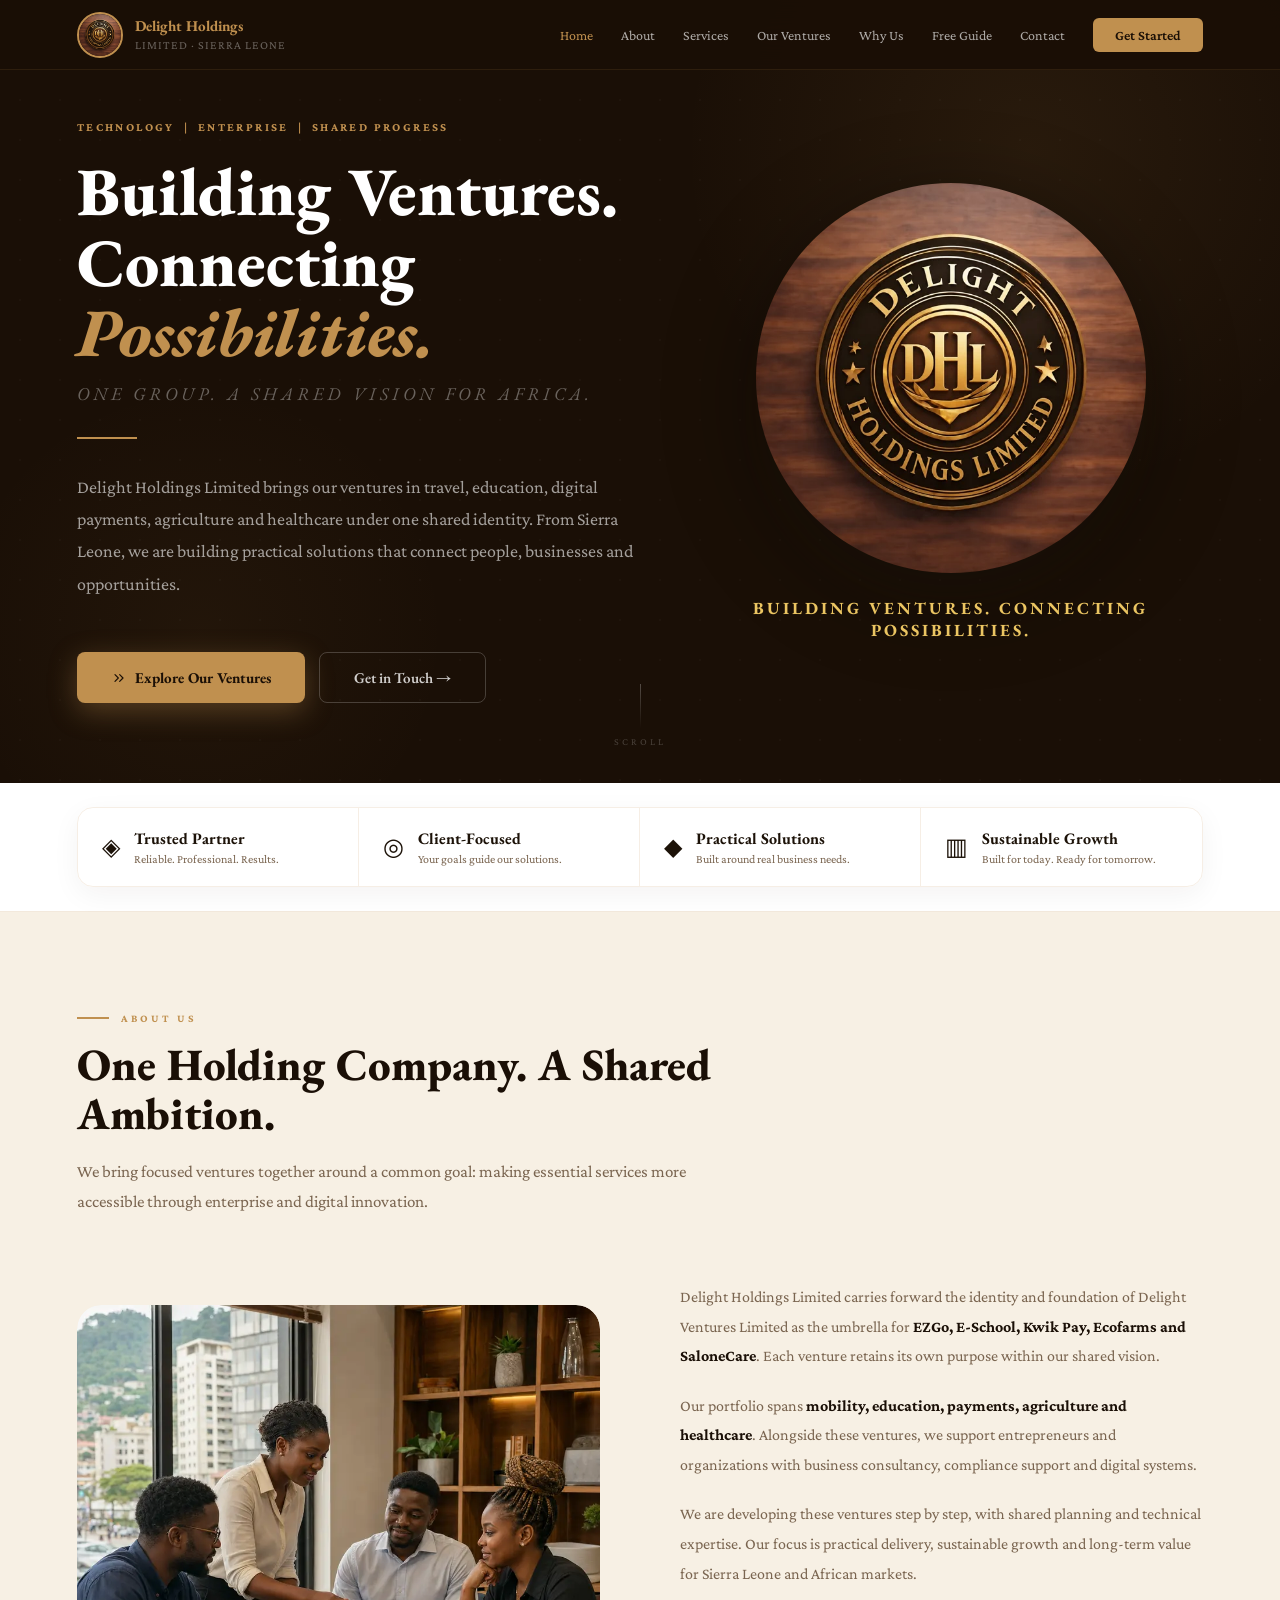
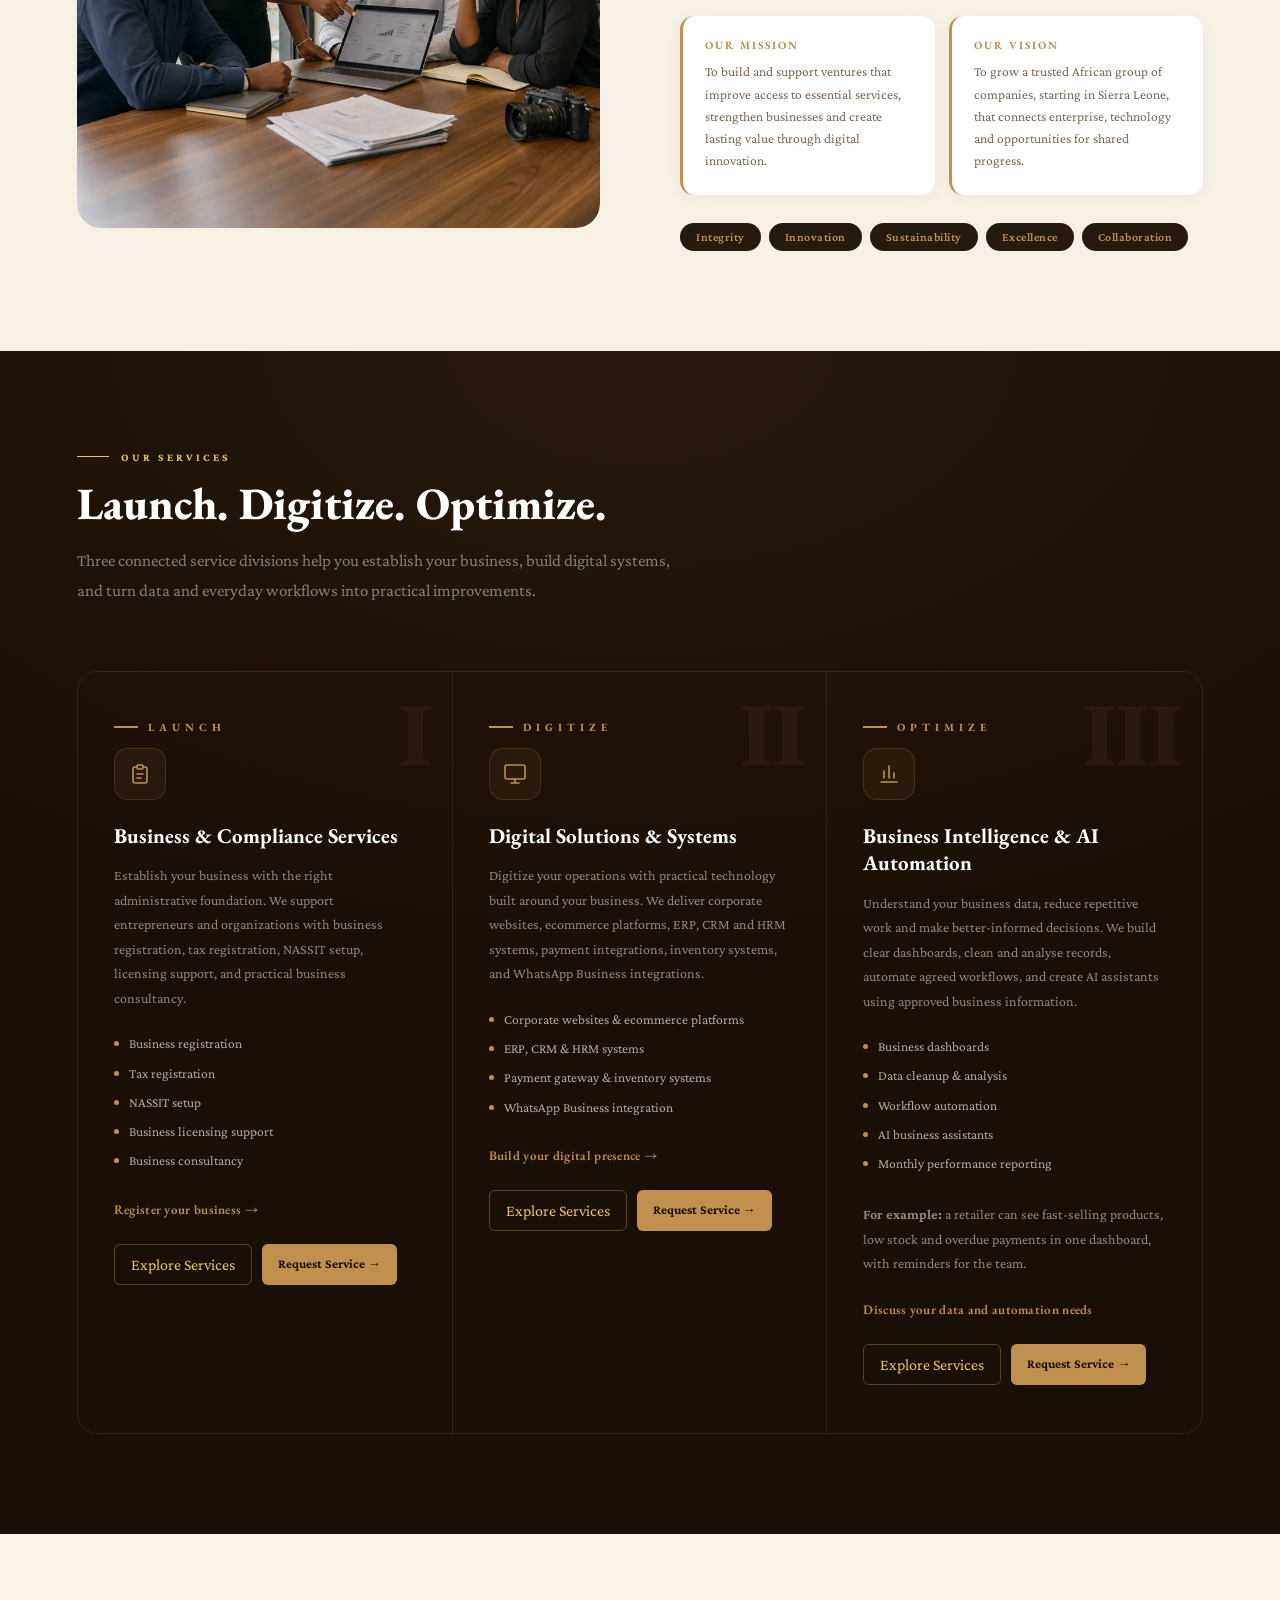
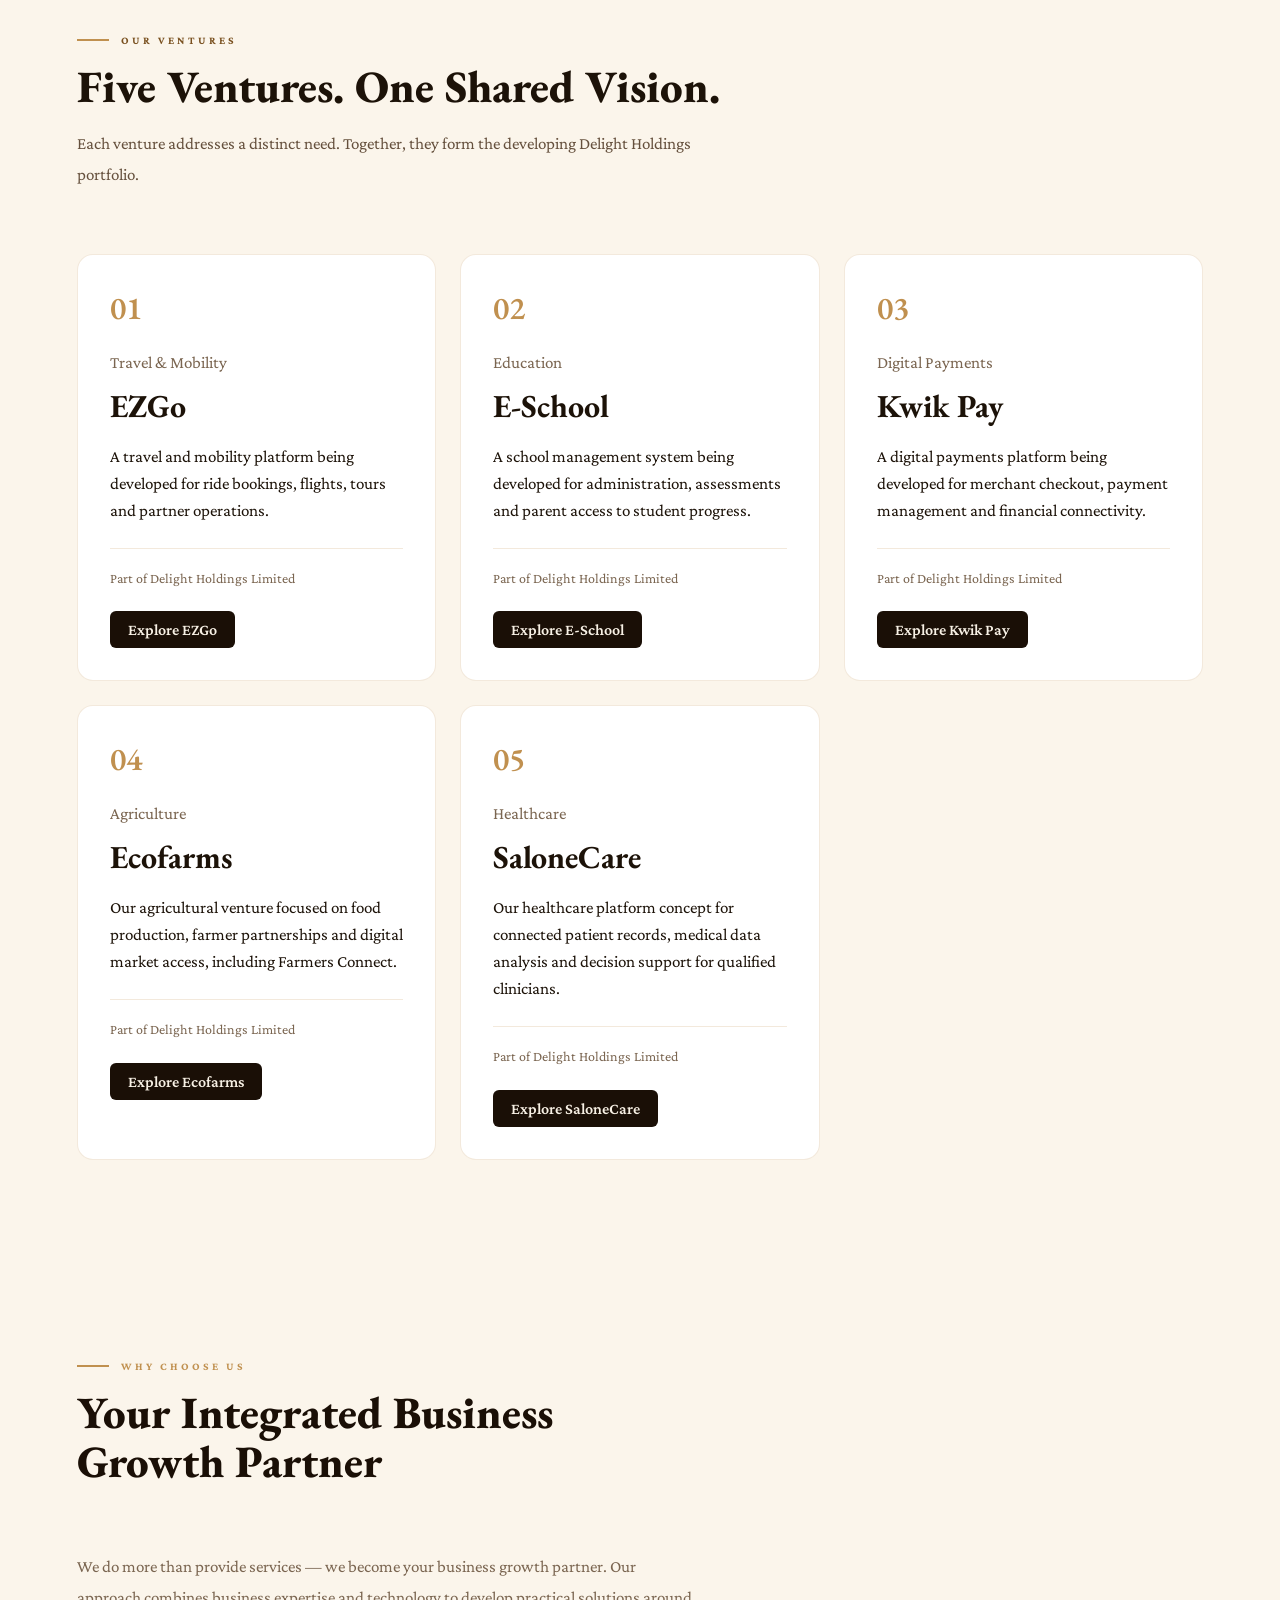
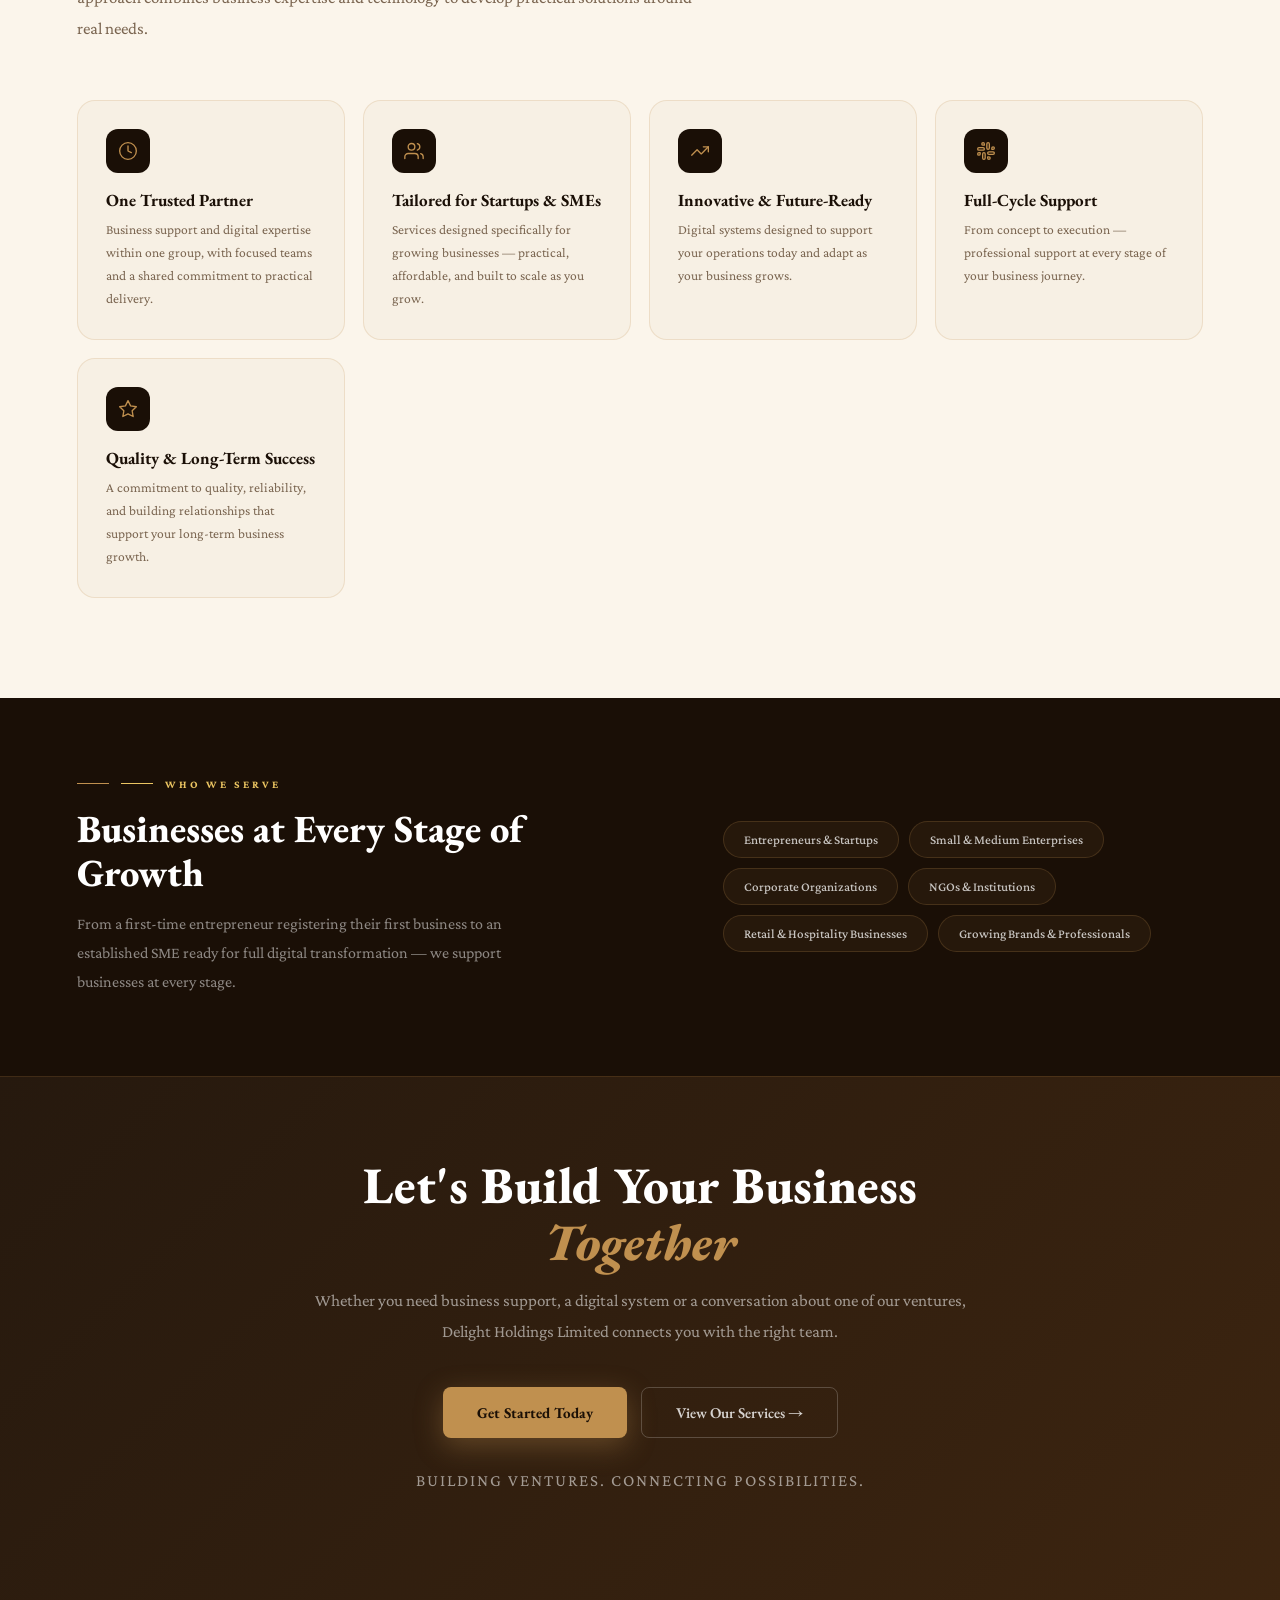
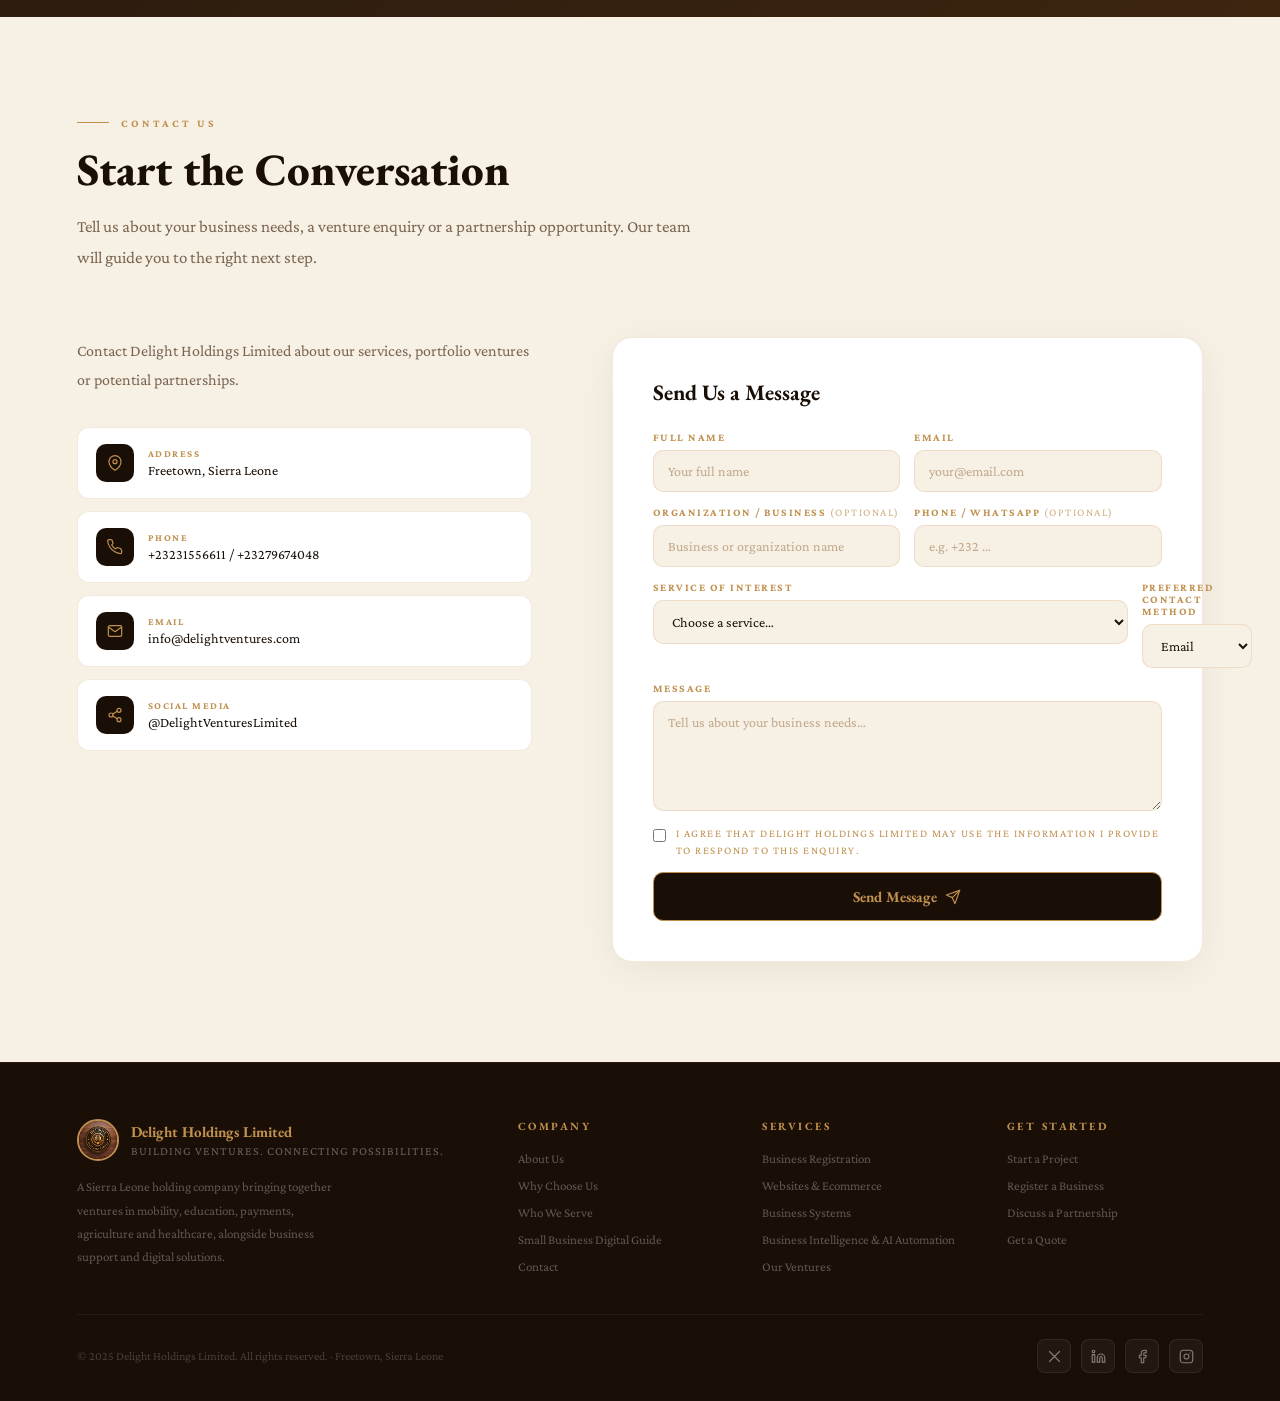
<file: index.html>
<!DOCTYPE html>
<html lang="en">
<head>
<meta name="description" content="Delight Holdings Limited brings together ventures in travel, education, payments, agriculture and healthcare, alongside business consultancy and digital solutions in Sierra Leone."/>
<meta charset="UTF-8"/>
<meta name="viewport" content="width=device-width, initial-scale=1.0"/>
<title>Delight Holdings Limited — Building Ventures. Connecting Possibilities.</title>
<link href="https://fonts.googleapis.com/css2?family=EB+Garamond:ital,wght@0,400;0,500;0,600;0,700;0,800;1,400;1,600&family=Crimson+Pro:ital,wght@0,300;0,400;0,600;1,300;1,400&display=swap" rel="stylesheet"/>
<style>
:root {
  --gold:#C0904F; --gold-light:#EBC562;
  --dark:#1A0F06; --dark2:#26190E; --dark3:#3D2510;
  --cream:#F7F0E4; --warm:#FBF5EB;
  --text:#1C1208; --muted:#7A6550;
  --border:rgba(192,144,79,0.2);
}
*{margin:0;padding:0;box-sizing:border-box;}
html{scroll-behavior:smooth;}
body{font-family:'Crimson Pro',Georgia,serif;background:var(--warm);color:var(--text);overflow-x:hidden;}

/* NAV */
nav{position:fixed;top:0;left:0;right:0;z-index:100;height:70px;padding:0 6%;
  display:flex;align-items:center;justify-content:space-between;
  background:rgba(26,15,6,0.97);backdrop-filter:blur(16px);
  border-bottom:1px solid rgba(192,144,79,0.12);}
.logo{display:flex;align-items:center;gap:12px;text-decoration:none;}
.logo img{width:46px;height:46px;object-fit:cover;border-radius:50%;border:2px solid var(--gold);}
.logo-text strong{font-family:'EB Garamond',serif;color:var(--gold);font-size:15px;font-weight:700;display:block;line-height:1.2;}
.logo-text small{color:rgba(255,255,255,0.35);font-size:10px;letter-spacing:2px;text-transform:uppercase;}
.nav-links{display:flex;align-items:center;gap:28px;}
.nav-links a{color:rgba(255,255,255,0.65);text-decoration:none;font-size:14px;transition:color .2s;}
.nav-links a:hover{color:var(--gold);}
.nav-cta{background:var(--gold)!important;color:var(--dark)!important;padding:9px 22px;border-radius:6px;font-weight:600!important;}
.nav-cta:hover{background:var(--gold-light)!important;}

/* HERO */
#hero{min-height:760px;background:var(--dark);display:flex;align-items:center;
  padding:120px 6% 80px;position:relative;overflow:hidden;}
.hero-orb{position:absolute;border-radius:50%;pointer-events:none;}
.hero-orb1{width:700px;height:700px;background:radial-gradient(circle,rgba(192,144,79,0.09) 0%,transparent 70%);top:-200px;right:-100px;}
.hero-orb2{width:500px;height:500px;background:radial-gradient(circle,rgba(192,144,79,0.05) 0%,transparent 70%);bottom:-100px;left:-50px;}
.hero-dots{position:absolute;inset:0;opacity:0.025;
  background-image:radial-gradient(circle,rgba(255,255,255,0.8) 1px,transparent 1px);
  background-size:40px 40px;}
.hero-inner{position:relative;z-index:2;width:100%;display:grid;grid-template-columns:minmax(0,1.05fr) minmax(360px,.95fr);gap:64px;align-items:center;}
.hero-copy{max-width:760px;}
.hero-brand{display:flex;flex-direction:column;align-items:center;justify-content:center;min-height:480px;position:relative;}
.hero-brand::before{content:'';position:absolute;width:430px;height:430px;border-radius:50%;background:radial-gradient(circle,rgba(235,197,98,.18),rgba(192,144,79,.04) 55%,transparent 72%);filter:blur(2px);}
.hero-brand img{position:relative;width:min(390px,88%);aspect-ratio:1;object-fit:contain;border-radius:50%;filter:drop-shadow(0 22px 45px rgba(0,0,0,.45));}
.hero-brand p{position:relative;margin-top:24px;font-family:'EB Garamond',serif;color:var(--gold-light);font-size:17px;font-weight:700;letter-spacing:3px;text-transform:uppercase;text-align:center;}
.hero-kicker{font-size:12px;letter-spacing:2.4px;text-transform:uppercase;color:var(--gold);font-weight:700;margin-bottom:22px;}
.hero-title{font-size:clamp(46px,5.3vw,78px)!important;line-height:1.04!important;}
.hero-title em{display:inline!important;}
.hero-desc{max-width:650px!important;font-size:18px!important;}
.trust-strip{background:#fff;border-bottom:1px solid var(--border);padding:24px 6%;}
.trust-inner{max-width:1320px;margin:auto;display:grid;grid-template-columns:repeat(4,1fr);gap:0;border:1px solid rgba(192,144,79,.15);border-radius:16px;box-shadow:0 8px 28px rgba(38,25,14,.05);overflow:hidden;}
.trust-item{padding:20px 24px;display:flex;gap:14px;align-items:center;border-right:1px solid rgba(192,144,79,.15);}
.trust-item:last-child{border-right:0}.trust-icon{font-size:24px}.trust-item strong{display:block;font-family:'EB Garamond',serif;font-size:16px}.trust-item span{display:block;color:var(--muted);font-size:12px;margin-top:3px}
.hero-chip{display:inline-flex;align-items:center;gap:10px;
  background:rgba(192,144,79,0.1);border:1px solid rgba(192,144,79,0.25);
  padding:6px 18px;border-radius:100px;margin-bottom:40px;
  animation:fadeUp .8s ease both;}
.hero-chip-dot{width:7px;height:7px;background:var(--gold);border-radius:50%;
  animation:pulse 2s infinite;}
.hero-chip span{font-size:11px;letter-spacing:2.5px;text-transform:uppercase;color:var(--gold);font-weight:600;}
@keyframes pulse{0%,100%{opacity:1;transform:scale(1)}50%{opacity:.5;transform:scale(1.4)}}
.hero-title{font-family:'EB Garamond',serif;
  font-size:clamp(48px,7vw,96px);font-weight:800;line-height:1.0;
  color:white;margin-bottom:14px;animation:fadeUp .9s .08s ease both;}
.hero-title em{color:var(--gold);font-style:italic;display:block;}
.hero-tagline{font-family:'EB Garamond',serif;font-style:italic;letter-spacing:4px;
  font-size:clamp(13px,1.6vw,18px);color:rgba(255,255,255,0.35);
  text-transform:uppercase;margin-bottom:32px;animation:fadeUp .9s .14s ease both;}
.hero-rule{width:60px;height:2px;background:var(--gold);margin-bottom:32px;animation:fadeUp .9s .18s ease both;}
.hero-desc{font-size:18px;line-height:1.8;color:rgba(255,255,255,0.6);
  max-width:580px;margin-bottom:52px;animation:fadeUp .9s .22s ease both;}
.hero-btns{display:flex;gap:14px;flex-wrap:wrap;animation:fadeUp .9s .28s ease both;}
.btn-gold{background:var(--gold);color:var(--dark);padding:15px 34px;border-radius:8px;
  font-family:'EB Garamond',serif;font-weight:700;font-size:15px;text-decoration:none;
  display:inline-flex;align-items:center;gap:8px;
  box-shadow:0 8px 28px rgba(192,144,79,0.35);transition:all .25s;}
.btn-gold:hover{background:var(--gold-light);transform:translateY(-2px);box-shadow:0 14px 36px rgba(192,144,79,0.45);}
.btn-ghost{background:transparent;color:rgba(255,255,255,0.8);padding:15px 34px;
  border-radius:8px;border:1px solid rgba(255,255,255,0.2);
  font-family:'EB Garamond',serif;font-weight:600;font-size:15px;
  text-decoration:none;display:inline-flex;align-items:center;gap:8px;transition:all .25s;}
.btn-ghost:hover{border-color:var(--gold);color:var(--gold);transform:translateY(-2px);}
.hero-scroll{position:absolute;bottom:36px;left:50%;transform:translateX(-50%);
  display:flex;flex-direction:column;align-items:center;gap:8px;
  color:rgba(255,255,255,0.2);font-size:10px;letter-spacing:3px;text-transform:uppercase;
  animation:bob 2.5s ease-in-out infinite;}
.hero-scroll-line{width:1px;height:44px;background:linear-gradient(to bottom,rgba(255,255,255,0.25),transparent);}
@keyframes fadeUp{from{opacity:0;transform:translateY(28px)}to{opacity:1;transform:translateY(0)}}
@keyframes bob{0%,100%{transform:translateX(-50%) translateY(0)}50%{transform:translateX(-50%) translateY(7px)}}

/* REVEAL */
.reveal{opacity:1;transform:none;transition:opacity .7s ease,transform .7s ease;}
.reveal.reveal-pending{opacity:0;transform:translateY(24px);}
.reveal.visible{opacity:1;transform:translateY(0);}
.d1{transition-delay:.1s}.d2{transition-delay:.2s}.d3{transition-delay:.3s}

/* SECTION */
section{padding:100px 6%;}
.sec-tag{font-size:11px;letter-spacing:3px;text-transform:uppercase;color:var(--gold);
  font-weight:700;display:flex;align-items:center;gap:12px;margin-bottom:16px;}
.sec-tag::before{content:'';width:32px;height:1.5px;background:var(--gold);}
h2.sec-title{font-family:'EB Garamond',serif;
  font-size:clamp(28px,3.5vw,52px);font-weight:800;line-height:1.1;
  margin-bottom:18px;color:var(--dark);}
.sec-lead{font-size:17px;line-height:1.8;color:var(--muted);max-width:620px;}

/* ABOUT */
#about{background:var(--cream);}
.about-grid{display:grid;grid-template-columns:1fr 1fr;gap:80px;align-items:center;margin-top:64px;}
.about-vis{border-radius:24px;overflow:hidden;background:transparent;}
.about-vis img{display:block;width:100%;height:auto;aspect-ratio:1;object-fit:cover;
  object-position:center;border-radius:24px;}
.about-text p{font-size:16px;line-height:1.85;color:var(--muted);margin-bottom:20px;}
.about-text strong{color:var(--dark);}
.mv-row{display:grid;grid-template-columns:1fr 1fr;gap:14px;margin:28px 0;}
.mv-box{background:white;border-radius:14px;padding:22px;
  border-left:3px solid var(--gold);box-shadow:0 2px 14px rgba(0,0,0,0.05);}
.mv-box h4{font-family:'EB Garamond',serif;font-size:11px;letter-spacing:2px;
  text-transform:uppercase;color:var(--gold);margin-bottom:9px;}
.mv-box p{font-size:13.5px;color:var(--muted);line-height:1.65;margin:0;}
.val-row{display:flex;flex-wrap:wrap;gap:8px;margin-top:20px;}
.val-pill{background:var(--dark2);color:var(--gold);padding:7px 16px;
  border-radius:100px;font-size:12px;font-weight:600;letter-spacing:.5px;}

/* PILLARS — full dark signature section */
#pillars{background:var(--dark);padding:100px 6%;position:relative;overflow:hidden;}
#pillars::before{content:'';position:absolute;inset:0;pointer-events:none;
  background:radial-gradient(ellipse 80% 50% at 50% 0%,rgba(192,144,79,0.07),transparent);}
#pillars .sec-tag{color:var(--gold-light);}
#pillars .sec-tag::before{background:var(--gold-light);}
.pillars-header{max-width:660px;margin-bottom:64px;}
.pillars-header h2{color:white;}
.pillars-header .sec-lead{color:rgba(255,255,255,0.45);}

.pillars-grid{display:grid;grid-template-columns:repeat(3,1fr);
  border:1px solid rgba(192,144,79,0.15);border-radius:20px;overflow:hidden;}
.pillar{padding:48px 36px;border-right:1px solid rgba(192,144,79,0.12);
  position:relative;transition:background .3s;}
.pillar:last-child{border-right:none;}
.pillar:hover{background:rgba(192,144,79,0.04);}
.pillar-num{font-family:'EB Garamond',serif;font-size:90px;font-weight:800;
  color:rgba(192,144,79,0.07);position:absolute;top:16px;right:20px;line-height:1;}
.pillar-word{font-family:'EB Garamond',serif;font-size:11px;letter-spacing:5px;
  text-transform:uppercase;color:var(--gold);font-weight:700;
  margin-bottom:14px;display:flex;align-items:center;gap:10px;}
.pillar-word::before{content:'';width:24px;height:1.5px;background:var(--gold);}
.pillar-icon{width:52px;height:52px;border-radius:14px;
  background:rgba(192,144,79,0.08);border:1px solid rgba(192,144,79,0.18);
  display:flex;align-items:center;justify-content:center;margin-bottom:22px;}
.pillar-icon svg{width:24px;height:24px;color:var(--gold);}
.pillar h3{font-family:'EB Garamond',serif;font-size:21px;font-weight:700;
  color:white;line-height:1.3;margin-bottom:14px;}
.pillar-desc{font-size:14px;color:rgba(255,255,255,0.5);line-height:1.75;margin-bottom:24px;}
.pillar-list{list-style:none;display:flex;flex-direction:column;gap:9px;margin-bottom:28px;}
.pillar-list li{font-size:13.5px;color:rgba(255,255,255,0.65);
  display:flex;align-items:flex-start;gap:10px;line-height:1.5;}
.pillar-list li::before{content:'';width:5px;height:5px;border-radius:50%;
  background:var(--gold);flex-shrink:0;margin-top:7px;}
.pillar-cta{display:inline-flex;align-items:center;gap:6px;color:var(--gold);
  text-decoration:none;font-size:13px;font-weight:600;letter-spacing:.3px;
  font-family:'EB Garamond',serif;transition:gap .2s;}
.pillar-cta:hover{gap:12px;}

/* WHY */
#why{background:var(--warm);}
.why-top{display:flex;justify-content:space-between;align-items:flex-end;
  gap:48px;margin-bottom:56px;flex-wrap:wrap;}
.why-grid{display:grid;grid-template-columns:repeat(auto-fit,minmax(220px,1fr));gap:18px;}
.why-card{background:var(--cream);border:1px solid var(--border);
  border-radius:18px;padding:28px;transition:all .3s;}
.why-card:hover{border-color:var(--gold);transform:translateY(-4px);
  box-shadow:0 16px 40px rgba(192,144,79,0.1);}
.why-icon{width:44px;height:44px;border-radius:12px;background:var(--dark);
  display:flex;align-items:center;justify-content:center;margin-bottom:16px;}
.why-icon svg{width:20px;height:20px;color:var(--gold);}
.why-card h4{font-family:'EB Garamond',serif;font-size:17px;font-weight:700;
  color:var(--dark);margin-bottom:8px;}
.why-card p{font-size:13.5px;color:var(--muted);line-height:1.7;}

/* WHO WE SERVE */
#serve{background:var(--dark);padding:80px 6%;}
.serve-inner{display:flex;align-items:center;justify-content:space-between;
  gap:60px;flex-wrap:wrap;}
.serve-left{max-width:480px;}
.serve-left h2{font-family:'EB Garamond',serif;font-size:clamp(28px,3vw,44px);
  font-weight:800;color:white;margin-bottom:16px;line-height:1.15;}
.serve-left p{font-size:16px;color:rgba(255,255,255,0.5);line-height:1.8;}
.serve-tags{display:flex;flex-wrap:wrap;gap:10px;flex-shrink:0;max-width:480px;}
.serve-tag{background:rgba(192,144,79,0.08);border:1px solid rgba(192,144,79,0.2);
  color:rgba(255,255,255,0.75);font-size:13px;font-weight:500;
  padding:10px 20px;border-radius:100px;transition:all .2s;}
.serve-tag:hover{background:rgba(192,144,79,0.18);border-color:var(--gold);color:white;}

/* CTA STRIP */
#cta{background:linear-gradient(135deg,var(--dark2) 0%,var(--dark3) 100%);
  padding:80px 6%;text-align:center;border-top:1px solid rgba(192,144,79,0.12);}
.cta-inner{max-width:700px;margin:0 auto;}
.cta-inner h2{font-family:'EB Garamond',serif;font-size:clamp(30px,4vw,54px);
  font-weight:800;color:white;line-height:1.1;margin-bottom:16px;}
.cta-inner h2 em{color:var(--gold);font-style:italic;}
.cta-inner p{font-size:17px;color:rgba(255,255,255,0.55);line-height:1.8;margin-bottom:40px;}
.cta-btns{display:flex;gap:14px;justify-content:center;flex-wrap:wrap;}
.cta-sub{font-size:13px;color:rgba(255,255,255,0.25);margin-top:28px;
  letter-spacing:2px;text-transform:uppercase;}

/* CONTACT */
#contact{background:var(--cream);}
.contact-grid{display:grid;grid-template-columns:1fr 1.3fr;gap:80px;
  margin-top:64px;align-items:start;}
.cinfo-intro p{font-size:16px;color:var(--muted);line-height:1.8;margin-bottom:32px;}
.cinfo-stack{display:flex;flex-direction:column;gap:12px;}
.cinfo-row{display:flex;align-items:center;gap:14px;
  background:white;border:1px solid var(--border);border-radius:12px;padding:16px 18px;}
.cinfo-icon{width:38px;height:38px;border-radius:10px;background:var(--dark);
  display:flex;align-items:center;justify-content:center;flex-shrink:0;}
.cinfo-icon svg{width:16px;height:16px;color:var(--gold);}
.cinfo-label{display:block;font-size:10px;letter-spacing:1.5px;text-transform:uppercase;
  color:var(--gold);font-weight:700;margin-bottom:2px;}
.cinfo-val{font-size:14px;color:var(--dark);}
.form-card{background:white;border:1px solid var(--border);border-radius:20px;
  padding:40px;box-shadow:0 8px 40px rgba(0,0,0,0.06);}
.form-card h3{font-family:'EB Garamond',serif;font-size:22px;font-weight:700;
  color:var(--dark);margin-bottom:24px;}
.form-row{display:grid;grid-template-columns:1fr 1fr;gap:14px;}
.fg{display:flex;flex-direction:column;gap:7px;margin-bottom:14px;}
.fg label{font-size:11px;letter-spacing:1.5px;text-transform:uppercase;
  color:var(--gold);font-weight:700;}
.fg input,.fg textarea,.fg select{
  background:var(--cream);border:1.5px solid var(--border);
  color:var(--text);padding:12px 14px;border-radius:10px;
  font-family:'Crimson Pro',serif;font-size:14px;outline:none;transition:border-color .2s;}
.fg input:focus,.fg textarea:focus,.fg select:focus{
  border-color:var(--gold);box-shadow:0 0 0 3px rgba(192,144,79,0.1);}
.fg input::placeholder,.fg textarea::placeholder{color:#C0A88A;}
.fg textarea{resize:vertical;min-height:110px;}
.submit-btn{width:100%;background:var(--dark);color:var(--gold);
  border:1.5px solid var(--gold);border-radius:10px;padding:14px;
  font-family:'EB Garamond',serif;font-weight:700;font-size:15px;cursor:pointer;
  transition:all .25s;display:flex;align-items:center;justify-content:center;gap:8px;}
.submit-btn:hover{background:var(--dark3);transform:translateY(-1px);
  box-shadow:0 8px 24px rgba(192,144,79,0.2);}
.submit-btn:disabled{opacity:.68;cursor:wait;transform:none!important;box-shadow:none!important;}
#fs-ok{display:none;margin-top:12px;padding:14px;text-align:center;
  background:rgba(192,144,79,0.1);border:1px solid rgba(192,144,79,0.25);
  border-radius:10px;color:var(--gold);font-size:14px;font-weight:600;}
#fs-err{display:none;margin-top:12px;padding:14px;text-align:center;
  background:rgba(180,50,50,0.06);border:1px solid rgba(180,50,50,0.18);
  border-radius:10px;color:#A03030;font-size:14px;}

/* FOOTER */
footer{background:var(--dark);border-top:1px solid rgba(192,144,79,0.1);padding:56px 6% 28px;}
.footer-inner{display:grid;grid-template-columns:2fr 1fr 1fr 1fr;gap:48px;margin-bottom:40px;}
.footer-brand p{font-size:13px;color:rgba(255,255,255,0.3);line-height:1.8;margin-top:14px;max-width:260px;}
.footer-col h5{font-family:'EB Garamond',serif;font-size:11px;letter-spacing:2.5px;
  text-transform:uppercase;color:var(--gold);font-weight:700;margin-bottom:16px;}
.footer-col ul{list-style:none;display:flex;flex-direction:column;gap:10px;}
.footer-col ul li a{color:rgba(255,255,255,0.3);text-decoration:none;
  font-size:13px;transition:color .2s;}
.footer-col ul li a:hover{color:var(--gold);}
.footer-bottom{border-top:1px solid rgba(255,255,255,0.05);padding-top:24px;
  display:flex;justify-content:space-between;align-items:center;flex-wrap:wrap;gap:14px;}
.footer-bottom p{font-size:12px;color:rgba(255,255,255,0.2);}
.socials{display:flex;gap:10px;}
.soc{width:34px;height:34px;border-radius:8px;background:rgba(255,255,255,0.04);
  border:1px solid rgba(255,255,255,0.07);display:flex;align-items:center;
  justify-content:center;text-decoration:none;color:rgba(255,255,255,0.45);transition:all .2s;}
.soc:hover{background:var(--gold);color:var(--dark);transform:translateY(-2px);}
.soc svg{width:15px;height:15px;}

@media(max-width:900px){
  .hero-inner{grid-template-columns:1fr;gap:36px}.hero-brand{min-height:360px}.hero-brand img{width:min(310px,75vw)}.trust-inner{grid-template-columns:1fr 1fr}.trust-item:nth-child(2){border-right:0}
  .about-grid,.contact-grid{grid-template-columns:1fr;gap:40px;}
  .pillars-grid{grid-template-columns:1fr;}
  .pillar{border-right:none;border-bottom:1px solid rgba(192,144,79,0.12);}
  .pillar:last-child{border-bottom:none;}
  .why-top{flex-direction:column;}
  .serve-inner{flex-direction:column;}
  .footer-inner{grid-template-columns:1fr 1fr;}
  .nav-links a:not(.nav-cta){display:none;}
  .form-row{grid-template-columns:1fr;}
  .mv-row{grid-template-columns:1fr;}
}
/* PHASE 2 SERVICE EXPERIENCE */
.service-actions{margin-top:26px;display:flex;gap:10px;flex-wrap:wrap}.service-detail-btn{border:1px solid rgba(192,144,79,.38);background:transparent;color:var(--gold-light);padding:11px 16px;border-radius:6px;font:inherit;cursor:pointer}.service-request-btn{display:inline-flex;align-items:center;text-decoration:none;background:var(--gold);color:var(--dark);padding:11px 16px;border-radius:6px;font-weight:700;font-size:13px}.service-modal{position:fixed;inset:0;z-index:1000;background:rgba(20,13,8,.78);backdrop-filter:blur(8px);display:none;align-items:center;justify-content:center;padding:24px}.service-modal.open{display:flex}.service-modal-card{width:min(760px,100%);max-height:88vh;overflow:auto;background:var(--cream);border:1px solid rgba(192,144,79,.35);border-radius:18px;padding:38px;position:relative}.service-modal-close{position:absolute;right:20px;top:18px;border:0;background:transparent;font-size:28px;cursor:pointer}.service-modal-kicker{text-transform:uppercase;letter-spacing:2px;color:var(--gold);font-size:11px;font-weight:700}.service-modal h3{font-family:'EB Garamond',serif;font-size:34px;margin:8px 42px 10px 0}.service-modal p{color:var(--muted);line-height:1.7}.service-modal ul{margin:22px 0;padding:0;list-style:none;display:grid;grid-template-columns:1fr 1fr;gap:10px}.service-modal li{padding:11px 13px;background:#fff;border:1px solid var(--border);border-radius:8px;font-size:13px}.service-modal li:before{content:'✓';color:var(--gold);font-weight:800;margin-right:9px}.service-modal-footer{display:flex;gap:12px;align-items:center;margin-top:26px;flex-wrap:wrap}.service-modal-note{font-size:12px!important;margin:0!important;flex:1;min-width:230px}@media(max-width:600px){.service-modal-card{padding:28px 20px}.service-modal ul{grid-template-columns:1fr}.service-modal h3{font-size:28px}}
/* BUSINESS COMPLIANCE SERVICE FLOW */
.business-service-list{display:grid!important;grid-template-columns:1fr!important;gap:10px!important}.business-service-list li{padding:0!important;background:transparent!important;border:0!important}.business-service-list li:before{display:none!important}.subservice-btn{width:100%;text-align:left;background:#fff;border:1px solid var(--border);border-radius:10px;padding:14px 16px;cursor:pointer;font:inherit;color:var(--dark);display:flex;justify-content:space-between;gap:14px;align-items:center;transition:.2s}.subservice-btn:hover{border-color:rgba(192,144,79,.55);transform:translateY(-1px)}.subservice-btn strong{font-family:'EB Garamond',serif;font-size:16px}.subservice-btn span{color:var(--gold);font-weight:700}.service-back{border:0;background:transparent;color:var(--gold);font:inherit;font-weight:700;cursor:pointer;padding:0 0 12px}.compliance-note{background:rgba(192,144,79,.08);border:1px solid rgba(192,144,79,.24);border-radius:10px;padding:12px 14px;margin-top:18px;font-size:12px!important;line-height:1.55!important}.exact-service-label{font-size:12px;color:var(--gold);font-weight:700;margin:0 0 6px!important;text-transform:uppercase;letter-spacing:1.2px}

/* DIGITAL SOLUTIONS SERVICE FLOW */
.digital-service-list{display:grid!important;grid-template-columns:1fr!important;gap:10px!important}.digital-service-list li{padding:0!important;background:transparent!important;border:0!important}.digital-service-list li:before{display:none!important}.digital-subservice-btn{width:100%;text-align:left;background:#fff;border:1px solid var(--border);border-radius:10px;padding:14px 16px;cursor:pointer;font:inherit;color:var(--dark);display:flex;justify-content:space-between;gap:14px;align-items:center;transition:.2s}.digital-subservice-btn:hover{border-color:rgba(192,144,79,.55);transform:translateY(-1px)}.digital-subservice-btn strong{font-family:'EB Garamond',serif;font-size:16px}.digital-subservice-btn span{color:var(--gold);font-weight:700}.digital-service-note{background:rgba(192,144,79,.08);border:1px solid rgba(192,144,79,.24);border-radius:10px;padding:12px 14px;margin-top:18px;font-size:12px!important;line-height:1.55!important}

/* CREATIVE MEDIA SERVICE FLOW */
.creative-service-list{display:grid!important;grid-template-columns:1fr!important;gap:10px!important}.creative-service-list li{padding:0!important;background:transparent!important;border:0!important}.creative-service-list li:before{display:none!important}.creative-subservice-btn{width:100%;text-align:left;background:#fff;border:1px solid var(--border);border-radius:10px;padding:14px 16px;cursor:pointer;font:inherit;color:var(--dark);display:flex;justify-content:space-between;gap:14px;align-items:center;transition:.2s}.creative-subservice-btn:hover{border-color:rgba(192,144,79,.55);transform:translateY(-1px)}.creative-subservice-btn strong{font-family:'EB Garamond',serif;font-size:16px}.creative-subservice-btn span{color:var(--gold);font-weight:700}.creative-service-note{background:rgba(192,144,79,.08);border:1px solid rgba(192,144,79,.24);border-radius:10px;padding:12px 14px;margin-top:18px;font-size:12px!important;line-height:1.55!important}

/* MOBILE STABILITY */
img,svg{max-width:100%;}
.hero-inner,.about-grid,.contact-grid,.serve-inner,.footer-inner,
.hero-copy,.about-text,.form-card,.pillar,.why-card,.serve-left,.serve-tags{min-width:0;}
p,h1,h2,h3,h4,h5,a,button,label,span{overflow-wrap:break-word;}

@media(max-width:600px){
  html{scroll-padding-top:64px;}
  body{width:100%;max-width:100%;overflow-x:hidden;}
  nav{height:64px;padding:0 16px;gap:10px;}
  .logo{gap:8px;min-width:0;}
  .logo img{width:40px;height:40px;flex:0 0 40px;}
  .logo-text{min-width:0;}
  .logo-text strong{font-size:14px;white-space:nowrap;}
  .logo-text small{display:none;}
  .nav-links{gap:0;flex:0 0 auto;}
  .nav-cta{padding:9px 13px;font-size:12px!important;white-space:nowrap;}

  section,#pillars,#serve,#cta,#contact{padding:68px 20px;}
  #hero{min-height:auto;padding:104px 20px 64px;align-items:flex-start;}
  .hero-inner{display:flex;flex-direction:column;gap:38px;}
  .hero-copy{width:100%;}
  .hero-kicker{font-size:10px;line-height:1.7;letter-spacing:1.4px;margin-bottom:16px;}
  .hero-title{font-size:clamp(36px,11vw,48px)!important;line-height:1.03!important;margin-bottom:16px;}
  .hero-title br{display:none;}
  .hero-tagline{font-size:11px;line-height:1.7;letter-spacing:2px;margin-bottom:24px;}
  .hero-rule{margin-bottom:24px;}
  .hero-desc{font-size:16px!important;line-height:1.7;margin-bottom:32px;}
  .hero-btns,.cta-btns{display:grid;grid-template-columns:1fr;width:100%;}
  .btn-gold,.btn-ghost{width:100%;justify-content:center;padding:14px 18px;text-align:center;}
  .hero-brand{width:100%;min-height:0;padding:8px 0 0;}
  .hero-brand::before{width:min(82vw,320px);height:min(82vw,320px);}
  .hero-brand img{width:min(72vw,280px);height:auto;}
  .hero-brand p{font-size:12px;line-height:1.5;letter-spacing:2px;margin-top:16px;}
  .hero-scroll{display:none;}

  .trust-strip{padding:16px 20px;}
  .trust-inner{grid-template-columns:1fr;}
  .trust-item,.trust-item:nth-child(2){padding:16px;border-right:0;border-bottom:1px solid rgba(192,144,79,.15);}
  .trust-item:last-child{border-bottom:0;}

  h2.sec-title{font-size:34px;line-height:1.08;}
  .sec-lead{font-size:16px;line-height:1.7;}
  #about>div:first-child,.pillars-header{margin-bottom:40px!important;}
  .about-grid,.contact-grid{margin-top:40px;gap:34px;}
  .about-vis{width:100%;border-radius:18px;}
  .about-vis img{border-radius:18px;}
  .mv-row{gap:12px;}
  .mv-box{padding:18px;}
  .val-row{gap:7px;}
  .val-pill{padding:7px 12px;font-size:11px;}

  .pillars-grid{border-radius:16px;}
  .pillar{padding:34px 22px;}
  .pillar-num{font-size:68px;}
  .service-actions{display:grid;grid-template-columns:1fr;}
  .service-actions>*{width:100%;justify-content:center;text-align:center;}
  .why-top{align-items:flex-start;gap:20px;margin-bottom:36px;}
  .why-grid{grid-template-columns:1fr;}
  .why-card{padding:22px;}
  .serve-inner{align-items:flex-start;gap:34px;}
  .serve-tags{width:100%;}
  .serve-tag{padding:9px 14px;font-size:12px;}

  .form-card{padding:24px 18px;border-radius:16px;}
  .fg input,.fg textarea,.fg select{width:100%;font-size:16px;}
  .cinfo-row{padding:14px;min-width:0;}
  .cinfo-row>div:last-child{min-width:0;}
  .cinfo-val{overflow-wrap:anywhere;}

  footer{padding:48px 20px 24px;}
  .footer-inner{grid-template-columns:1fr;gap:32px;}
  .footer-bottom{align-items:flex-start;flex-direction:column;}

  .service-modal{padding:12px;align-items:flex-start;overflow-y:auto;}
  .service-modal-card{width:100%;max-height:none;margin:12px 0;padding:28px 18px;border-radius:14px;}
  .service-modal h3{font-size:27px;line-height:1.12;margin-right:36px;}
  .service-modal-footer{align-items:stretch;}
  .service-modal-footer .service-request-btn{width:100%;justify-content:center;}
  .service-modal-note{min-width:0;width:100%;}
  .subservice-btn,.digital-subservice-btn,.creative-subservice-btn{padding:13px 12px;align-items:flex-start;}
}

@media(max-width:380px){
  nav{padding:0 12px;}
  .logo-text strong{font-size:12px;}
  .nav-cta{padding:8px 10px;font-size:11px!important;}
  section,#pillars,#serve,#cta,#contact{padding-left:16px;padding-right:16px;}
  #hero{padding-left:16px;padding-right:16px;}
  .hero-title{font-size:35px!important;}
  .hero-brand img{width:min(76vw,255px);}
  h2.sec-title{font-size:30px;}
}


/* Delight Holdings identity and portfolio */
.logo-text small{font-size:12px;letter-spacing:1px;}
.pillars-grid{grid-template-columns:repeat(3,minmax(0,1fr));}
.portfolio-grid{display:grid;grid-template-columns:repeat(3,minmax(0,1fr));gap:24px;}
.portfolio-card{padding:32px;border:1px solid var(--border);border-radius:16px;background:#fff;}
.portfolio-number{font:600 32px 'EB Garamond',Georgia,serif;color:var(--gold);}
.portfolio-sector{font-size:14px;color:var(--muted);margin-top:20px;}
.portfolio-card h3{font:700 32px 'EB Garamond',Georgia,serif;margin:8px 0 16px;}
.portfolio-card p{font-size:17px;line-height:1.6;}
.portfolio-card .portfolio-family{font-size:14px;color:var(--muted);border-top:1px solid var(--border);padding-top:18px;margin-top:24px;}
@media(max-width:1000px){.pillars-grid{grid-template-columns:1fr;}.portfolio-grid{grid-template-columns:repeat(2,minmax(0,1fr));}.nav-links{gap:14px;}}
@media(max-width:640px){.portfolio-grid,.pillars-grid{grid-template-columns:1fr;}.portfolio-card{padding:26px;}.hero-brand{min-height:260px;}.hero-brand img{max-width:260px;}}

#portfolio .pillars-header h2{color:#1C1208;}
#portfolio .pillars-header .sec-lead{color:#65503D;}
#portfolio .sec-tag{color:#79501F;}
.portfolio-card{display:flex;flex-direction:column;}
.portfolio-card .venture-link{align-self:flex-start;display:inline-block;margin-top:22px;padding:10px 18px;border-radius:6px;background:#1A0F06;color:#F7F0E4;font-size:16px;font-weight:600;text-decoration:none;}
.portfolio-card .venture-link:hover{background:#3D2510;}
.portfolio-card .venture-link:focus-visible{outline:3px solid #79501F;outline-offset:4px;}
</style>
<link rel="icon" type="image/webp" href="[data-uri]"/>
</head>
<body>

<!-- ═══ NAV ═══ -->
<nav>
  <a href="#hero" class="logo">
    <img src="[data-uri]" alt="Delight Holdings Limited logo"/>
    <div class="logo-text">
      <strong>Delight Holdings</strong>
      <small>Limited · Sierra Leone</small>
    </div>
  </a>
  <div class="nav-links"><a href="#hero">Home</a>
    <a href="#about">About</a>
    <a href="#pillars">Services</a>
    <a href="#portfolio">Our Ventures</a><a href="#why">Why Us</a><a href="small-business-digital-guide.html">Free Guide</a><a href="#contact">Contact</a>
    <a href="#contact" class="nav-cta">Get Started</a>
  </div>
</nav>

<!-- ═══ HERO ═══ -->
<section id="hero">
  <div class="hero-orb hero-orb1"></div>
  <div class="hero-orb hero-orb2"></div>
  <div class="hero-dots"></div>
  <div class="hero-inner">
    <div class="hero-copy">
    <div class="hero-kicker">Technology &nbsp;|&nbsp; Enterprise &nbsp;|&nbsp; Shared Progress</div>
<h1 class="hero-title">Building Ventures.<br/>Connecting <em>Possibilities.</em></h1>
    <p class="hero-tagline">One Group. A Shared Vision for Africa.</p>
    <div class="hero-rule"></div>
    <p class="hero-desc">Delight Holdings Limited brings our ventures in travel, education, digital payments, agriculture and healthcare under one shared identity. From Sierra Leone, we are building practical solutions that connect people, businesses and opportunities.</p>
    <div class="hero-btns">
      <a href="#portfolio" class="btn-gold">
        <svg viewBox="0 0 24 24" fill="none" stroke="currentColor" stroke-width="1.8" stroke-linecap="round" stroke-linejoin="round" style="width:16px;height:16px;"><polyline points="13 17 18 12 13 7"/><polyline points="6 17 11 12 6 7"/></svg>
        Explore Our Ventures
      </a>
      <a href="#contact" class="btn-ghost">Get in Touch →</a>
    </div>
  </div>
    <div class="hero-brand" aria-label="Delight Holdings Limited brand">
      <img src="[data-uri]" alt="Delight Holdings Limited emblem"/>
      <p>Building Ventures. Connecting Possibilities.</p>
    </div>
  </div>
  <div class="hero-scroll">
    <div class="hero-scroll-line"></div>
    <span>Scroll</span>
  </div>
</section>
<section class="trust-strip" aria-label="Why businesses choose Delight Holdings">
  <div class="trust-inner">
    <div class="trust-item"><div class="trust-icon">◈</div><div><strong>Trusted Partner</strong><span>Reliable. Professional. Results.</span></div></div>
    <div class="trust-item"><div class="trust-icon">◎</div><div><strong>Client-Focused</strong><span>Your goals guide our solutions.</span></div></div>
    <div class="trust-item"><div class="trust-icon">◆</div><div><strong>Practical Solutions</strong><span>Built around real business needs.</span></div></div>
    <div class="trust-item"><div class="trust-icon">▥</div><div><strong>Sustainable Growth</strong><span>Built for today. Ready for tomorrow.</span></div></div>
  </div>
</section>

<!-- ═══ ABOUT ═══ -->
<section id="about">
  <div style="max-width:660px;margin-bottom:64px;">
    <div class="sec-tag reveal">About Us</div>
    <h2 class="sec-title reveal d1">One Holding Company. A Shared Ambition.</h2>
    <p class="sec-lead reveal d2">We bring focused ventures together around a common goal: making essential services more accessible through enterprise and digital innovation.</p>
  </div>
  <div class="about-grid">
    <div class="about-vis reveal">
      <img src="assets/dvl-business-collaboration.webp" width="900" height="900" alt="Sierra Leonean business professionals collaborating on a digital growth plan in Freetown" loading="lazy" decoding="async"/>
    </div>
    <div class="about-text reveal d1">
      <p>Delight Holdings Limited carries forward the identity and foundation of Delight Ventures Limited as the umbrella for <strong>EZGo, E-School, Kwik Pay, Ecofarms and SaloneCare</strong>. Each venture retains its own purpose within our shared vision.</p>
      <p>Our portfolio spans <strong>mobility, education, payments, agriculture and healthcare</strong>. Alongside these ventures, we support entrepreneurs and organizations with business consultancy, compliance support and digital systems.</p>
      <p>We are developing these ventures step by step, with shared planning and technical expertise. Our focus is practical delivery, sustainable growth and long-term value for Sierra Leone and African markets.</p>
      <div class="mv-row reveal d2">
        <div class="mv-box">
          <h4>Our Mission</h4>
          <p>To build and support ventures that improve access to essential services, strengthen businesses and create lasting value through digital innovation.</p>
        </div>
        <div class="mv-box">
          <h4>Our Vision</h4>
          <p>To grow a trusted African group of companies, starting in Sierra Leone, that connects enterprise, technology and opportunities for shared progress.</p>
        </div>
      </div>
      <div class="val-row reveal d2">
        <span class="val-pill">Integrity</span>
        <span class="val-pill">Innovation</span>
        <span class="val-pill">Sustainability</span>
        <span class="val-pill">Excellence</span>
        <span class="val-pill">Collaboration</span>
      </div>
    </div>
  </div>
</section>

<!-- ═══ THREE SERVICE DIVISIONS ═══ -->
<section id="pillars">
  <div class="pillars-header reveal">
    <div class="sec-tag">Our Services</div>
    <h2 class="sec-title">Launch. Digitize. Optimize.</h2>
    <p class="sec-lead">Three connected service divisions help you establish your business, build digital systems, and turn data and everyday workflows into practical improvements.</p>
  </div>
  <div class="pillars-grid reveal">

    <div class="pillar">
      <div class="pillar-num">I</div>
      <div class="pillar-word">Launch</div>
      <div class="pillar-icon">
        <svg viewBox="0 0 24 24" fill="none" stroke="currentColor" stroke-width="1.6" stroke-linecap="round" stroke-linejoin="round"><path d="M9 5H7a2 2 0 0 0-2 2v12a2 2 0 0 0 2 2h10a2 2 0 0 0 2-2V7a2 2 0 0 0-2-2h-2"/><rect x="9" y="3" width="6" height="4" rx="1"/><line x1="9" y1="12" x2="15" y2="12"/><line x1="9" y1="16" x2="13" y2="16"/></svg>
      </div>
      <h3>Business &amp; Compliance Services</h3>
      <p class="pillar-desc">Establish your business with the right administrative foundation. We support entrepreneurs and organizations with business registration, tax registration, NASSIT setup, licensing support, and practical business consultancy.</p>
      <ul class="pillar-list">
        <li>Business registration</li>
        <li>Tax registration</li>
        <li>NASSIT setup</li>
        <li>Business licensing support</li>
        <li>Business consultancy</li>
      </ul>
      <a href="#contact" class="pillar-cta">Register your business →</a>
    </div>

    <div class="pillar">
      <div class="pillar-num">II</div>
      <div class="pillar-word">Digitize</div>
      <div class="pillar-icon">
        <svg viewBox="0 0 24 24" fill="none" stroke="currentColor" stroke-width="1.6" stroke-linecap="round" stroke-linejoin="round"><rect x="2" y="3" width="20" height="14" rx="2"/><path d="M8 21h8M12 17v4"/></svg>
      </div>
      <h3>Digital Solutions &amp; Systems</h3>
      <p class="pillar-desc">Digitize your operations with practical technology built around your business. We deliver corporate websites, ecommerce platforms, ERP, CRM and HRM systems, payment integrations, inventory systems, and WhatsApp Business integrations.</p>
      <ul class="pillar-list">
        <li>Corporate websites &amp; ecommerce platforms</li>
        <li>ERP, CRM &amp; HRM systems</li>
        <li>Payment gateway &amp; inventory systems</li>
        <li>WhatsApp Business integration</li>
      </ul>
      <a href="#contact" class="pillar-cta">Build your digital presence →</a>
    </div>

    <div class="pillar">
      <div class="pillar-num">III</div><div class="pillar-word">Optimize</div>
      <div class="pillar-icon"><svg viewBox="0 0 24 24" fill="none" stroke="currentColor" stroke-width="1.6" stroke-linecap="round" stroke-linejoin="round"><path d="M4 20h16M7 16V9M12 16V4M17 16v-5"/></svg></div>
      <h3>Business Intelligence &amp; AI Automation</h3>
      <p class="pillar-desc">Understand your business data, reduce repetitive work and make better-informed decisions. We build clear dashboards, clean and analyse records, automate agreed workflows, and create AI assistants using approved business information.</p>
      <ul class="pillar-list"><li>Business dashboards</li><li>Data cleanup &amp; analysis</li><li>Workflow automation</li><li>AI business assistants</li><li>Monthly performance reporting</li></ul>
      <p class="pillar-desc"><strong>For example:</strong> a retailer can see fast-selling products, low stock and overdue payments in one dashboard, with reminders for the team.</p>
      <a href="#contact" class="pillar-cta" data-intelligence-request>Discuss your data and automation needs</a>
    </div>
  </div>
</section>

<section id="portfolio" aria-labelledby="portfolio-title">
  <div class="pillars-header reveal"><div class="sec-tag">Our Ventures</div>
    <h2 class="sec-title" id="portfolio-title">Five Ventures. One Shared Vision.</h2>
    <p class="sec-lead">Each venture addresses a distinct need. Together, they form the developing Delight Holdings portfolio.</p>
  </div>
  <div class="portfolio-grid">
<article class="portfolio-card reveal"><span class="portfolio-number">01</span><p class="portfolio-sector">Travel &amp; Mobility</p><h3>EZGo</h3><p>A travel and mobility platform being developed for ride bookings, flights, tours and partner operations.</p><p class="portfolio-family">Part of Delight Holdings Limited</p><a class="venture-link" href="ventures.html#ezgo">Explore EZGo</a></article>
<article class="portfolio-card reveal"><span class="portfolio-number">02</span><p class="portfolio-sector">Education</p><h3>E-School</h3><p>A school management system being developed for administration, assessments and parent access to student progress.</p><p class="portfolio-family">Part of Delight Holdings Limited</p><a class="venture-link" href="ventures.html#e-school">Explore E-School</a></article>
<article class="portfolio-card reveal"><span class="portfolio-number">03</span><p class="portfolio-sector">Digital Payments</p><h3>Kwik Pay</h3><p>A digital payments platform being developed for merchant checkout, payment management and financial connectivity.</p><p class="portfolio-family">Part of Delight Holdings Limited</p><a class="venture-link" href="ventures.html#kwik-pay">Explore Kwik Pay</a></article>
<article class="portfolio-card reveal"><span class="portfolio-number">04</span><p class="portfolio-sector">Agriculture</p><h3>Ecofarms</h3><p>Our agricultural venture focused on food production, farmer partnerships and digital market access, including Farmers Connect.</p><p class="portfolio-family">Part of Delight Holdings Limited</p><a class="venture-link" href="ventures.html#ecofarms">Explore Ecofarms</a></article>
<article class="portfolio-card reveal"><span class="portfolio-number">05</span><p class="portfolio-sector">Healthcare</p><h3>SaloneCare</h3><p>Our healthcare platform concept for connected patient records, medical data analysis and decision support for qualified clinicians.</p><p class="portfolio-family">Part of Delight Holdings Limited</p><a class="venture-link" href="ventures.html#salonecare">Explore SaloneCare</a></article>
  </div>
</section>

<!-- ═══ WHY CHOOSE US ═══ -->
<section id="why">
  <div class="why-top">
    <div>
      <div class="sec-tag reveal">Why Choose Us</div>
      <h2 class="sec-title reveal d1">Your Integrated Business<br/>Growth Partner</h2>
    </div>
    <p class="sec-lead reveal d2">We do more than provide services — we become your business growth partner. Our approach combines business expertise and technology to develop practical solutions around real needs.</p>
  </div>
  <div class="why-grid">
    <div class="why-card reveal">
      <div class="why-icon">
        <svg viewBox="0 0 24 24" fill="none" stroke="currentColor" stroke-width="1.6" stroke-linecap="round" stroke-linejoin="round"><circle cx="12" cy="12" r="10"/><polyline points="12 6 12 12 16 14"/></svg>
      </div>
      <h4>One Trusted Partner</h4>
      <p>Business support and digital expertise within one group, with focused teams and a shared commitment to practical delivery.</p>
    </div>
    <div class="why-card reveal d1">
      <div class="why-icon">
        <svg viewBox="0 0 24 24" fill="none" stroke="currentColor" stroke-width="1.6" stroke-linecap="round" stroke-linejoin="round"><path d="M17 21v-2a4 4 0 0 0-4-4H5a4 4 0 0 0-4 4v2"/><circle cx="9" cy="7" r="4"/><path d="M23 21v-2a4 4 0 0 0-3-3.87M16 3.13a4 4 0 0 1 0 7.75"/></svg>
      </div>
      <h4>Tailored for Startups &amp; SMEs</h4>
      <p>Services designed specifically for growing businesses — practical, affordable, and built to scale as you grow.</p>
    </div>
    <div class="why-card reveal d2">
      <div class="why-icon">
        <svg viewBox="0 0 24 24" fill="none" stroke="currentColor" stroke-width="1.6" stroke-linecap="round" stroke-linejoin="round"><polyline points="22 7 13.5 15.5 8.5 10.5 2 17"/><polyline points="16 7 22 7 22 13"/></svg>
      </div>
      <h4>Innovative &amp; Future-Ready</h4>
      <p>Digital systems designed to support your operations today and adapt as your business grows.</p>
    </div>
    <div class="why-card reveal d1">
      <div class="why-icon">
        <svg viewBox="0 0 24 24" fill="none" stroke="currentColor" stroke-width="1.6" stroke-linecap="round" stroke-linejoin="round"><path d="M14.5 10c-.83 0-1.5-.67-1.5-1.5v-5c0-.83.67-1.5 1.5-1.5s1.5.67 1.5 1.5v5c0 .83-.67 1.5-1.5 1.5z"/><path d="M20.5 10H19V8.5c0-.83.67-1.5 1.5-1.5s1.5.67 1.5 1.5-.67 1.5-1.5 1.5zM9.5 14c.83 0 1.5.67 1.5 1.5v5c0 .83-.67 1.5-1.5 1.5S8 21.33 8 20.5v-5c0-.83.67-1.5 1.5-1.5zM3.5 14H5v1.5c0 .83-.67 1.5-1.5 1.5S2 16.33 2 15.5 2.67 14 3.5 14zM14 14.5c0-.83.67-1.5 1.5-1.5h5c.83 0 1.5.67 1.5 1.5s-.67 1.5-1.5 1.5h-5c-.83 0-1.5-.67-1.5-1.5zM15.5 19H14v1.5c0 .83.67 1.5 1.5 1.5s1.5-.67 1.5-1.5-.67-1.5-1.5-1.5zM10 9.5C10 8.67 9.33 8 8.5 8h-5C2.67 8 2 8.67 2 9.5S2.67 11 3.5 11h5c.83 0 1.5-.67 1.5-1.5zM8.5 5H10V3.5C10 2.67 9.33 2 8.5 2S7 2.67 7 3.5 7.67 5 8.5 5z"/></svg>
      </div>
      <h4>Full-Cycle Support</h4>
      <p>From concept to execution — professional support at every stage of your business journey.</p>
    </div>
    <div class="why-card reveal d2">
      <div class="why-icon">
        <svg viewBox="0 0 24 24" fill="none" stroke="currentColor" stroke-width="1.6" stroke-linecap="round" stroke-linejoin="round"><polygon points="12 2 15.09 8.26 22 9.27 17 14.14 18.18 21.02 12 17.77 5.82 21.02 7 14.14 2 9.27 8.91 8.26 12 2"/></svg>
      </div>
      <h4>Quality &amp; Long-Term Success</h4>
      <p>A commitment to quality, reliability, and building relationships that support your long-term business growth.</p>
    </div>
  </div>
</section>

<!-- ═══ WHO WE SERVE ═══ -->
<section id="serve">
  <div class="serve-inner">
    <div class="serve-left reveal">
      <div class="sec-tag" style="color:var(--gold-light);">
        <span style="display:inline-block;width:32px;height:1.5px;background:var(--gold-light);"></span>
        Who We Serve
      </div>
      <h2>Businesses at Every Stage of Growth</h2>
      <p>From a first-time entrepreneur registering their first business to an established SME ready for full digital transformation — we support businesses at every stage.</p>
    </div>
    <div class="serve-tags reveal d2">
      <span class="serve-tag">Entrepreneurs &amp; Startups</span>
      <span class="serve-tag">Small &amp; Medium Enterprises</span>
      <span class="serve-tag">Corporate Organizations</span>
      <span class="serve-tag">NGOs &amp; Institutions</span>
      <span class="serve-tag">Retail &amp; Hospitality Businesses</span>
      <span class="serve-tag">Growing Brands &amp; Professionals</span>
    </div>
  </div>
</section>

<!-- ═══ CTA STRIP ═══ -->
<section id="cta">
  <div class="cta-inner reveal">
    <h2>Let's Build Your Business <em>Together</em></h2>
    <p>Whether you need business support, a digital system or a conversation about one of our ventures, Delight Holdings Limited connects you with the right team.</p>
    <div class="cta-btns">
      <a href="#contact" class="btn-gold">Get Started Today</a>
      <a href="#pillars" class="btn-ghost">View Our Services →</a>
    </div>
    <p class="cta-sub">Building Ventures. Connecting Possibilities.</p>
  </div>
</section>

<!-- ═══ CONTACT ═══ -->
<section id="contact">
  <div style="max-width:660px;margin-bottom:64px;">
    <div class="sec-tag reveal">Contact Us</div>
    <h2 class="sec-title reveal d1">Start the Conversation</h2>
    <p class="sec-lead reveal d2">Tell us about your business needs, a venture enquiry or a partnership opportunity. Our team will guide you to the right next step.</p>
  </div>
  <div class="contact-grid">
    <div class="cinfo-intro reveal">
      <p>Contact Delight Holdings Limited about our services, portfolio ventures or potential partnerships.</p>
      <div class="cinfo-stack">
        <div class="cinfo-row">
          <div class="cinfo-icon">
            <svg viewBox="0 0 24 24" fill="none" stroke="currentColor" stroke-width="1.8" stroke-linecap="round" stroke-linejoin="round"><path d="M21 10c0 7-9 13-9 13s-9-6-9-13a9 9 0 0 1 18 0z"/><circle cx="12" cy="10" r="3"/></svg>
          </div>
          <div><span class="cinfo-label">Address</span><span class="cinfo-val">Freetown, Sierra Leone</span></div>
        </div>
        <div class="cinfo-row">
          <div class="cinfo-icon">
            <svg viewBox="0 0 24 24" fill="none" stroke="currentColor" stroke-width="1.8" stroke-linecap="round" stroke-linejoin="round"><path d="M22 16.92v3a2 2 0 0 1-2.18 2 19.79 19.79 0 0 1-8.63-3.07A19.5 19.5 0 0 1 4.15 12 19.79 19.79 0 0 1 1.08 3.4 2 2 0 0 1 3 1h3a2 2 0 0 1 2 1.72c.127.96.361 1.903.7 2.81a2 2 0 0 1-.45 2.11L7.09 8.91a16 16 0 0 0 6 6l1.27-1.27a2 2 0 0 1 2.11-.45c.907.339 1.85.573 2.81.7A2 2 0 0 1 21 16z"/></svg>
          </div>
          <div><span class="cinfo-label">Phone</span><span class="cinfo-val">+23231556611 / +23279674048</span></div>
        </div>
        <div class="cinfo-row">
          <div class="cinfo-icon">
            <svg viewBox="0 0 24 24" fill="none" stroke="currentColor" stroke-width="1.8" stroke-linecap="round" stroke-linejoin="round"><path d="M4 4h16c1.1 0 2 .9 2 2v12c0 1.1-.9 2-2 2H4c-1.1 0-2-.9-2-2V6c0-1.1.9-2 2-2z"/><polyline points="22,6 12,13 2,6"/></svg>
          </div>
          <div><span class="cinfo-label">Email</span><span class="cinfo-val">info@delightventures.com</span></div>
        </div>
        <div class="cinfo-row">
          <div class="cinfo-icon">
            <svg viewBox="0 0 24 24" fill="none" stroke="currentColor" stroke-width="1.8" stroke-linecap="round" stroke-linejoin="round"><circle cx="18" cy="5" r="3"/><circle cx="6" cy="12" r="3"/><circle cx="18" cy="19" r="3"/><line x1="8.59" y1="13.51" x2="15.42" y2="17.49"/><line x1="15.41" y1="6.51" x2="8.59" y2="10.49"/></svg>
          </div>
          <div><span class="cinfo-label">Social Media</span><span class="cinfo-val">@DelightVenturesLimited</span></div>
        </div>
      </div>
    </div>
    <div class="form-card reveal d2">
      <h3>Send Us a Message</h3>
      <form id="contactForm" onsubmit="handleForm(event)" novalidate>
        <div class="form-row">
          <div class="fg"><label>Full Name</label><input id="f-name" type="text" placeholder="Your full name" required/></div>
          <div class="fg"><label>Email</label><input id="f-email" type="email" placeholder="your@email.com" required/></div>
        </div>
        <div class="form-row">
          <div class="fg"><label>Organization / Business <span style="font-weight:400;opacity:.72">(optional)</span></label><input id="f-organization" type="text" maxlength="180" autocomplete="organization" placeholder="Business or organization name"/></div>
          <div class="fg"><label>Phone / WhatsApp <span style="font-weight:400;opacity:.72">(optional)</span></label><input id="f-phone" type="tel" maxlength="80" autocomplete="tel" inputmode="tel" placeholder="e.g. +232 …"/></div>
        </div>
        <div class="form-row">
          <div class="fg"><label>Service of Interest</label><select id="f-service">
            <option value="">Choose a service…</option>
            <option>Business &amp; Compliance Services</option>
            <option>Digital Solutions &amp; Systems</option>
            <option>Business Intelligence &amp; AI Automation</option>
            <option>Portfolio &amp; Partnerships</option>
            <option>General Inquiry</option>
          </select></div>
          <div class="fg"><label>Preferred Contact Method</label><select id="f-contact-method"><option value="email">Email</option><option value="phone">Phone</option><option value="whatsapp">WhatsApp</option></select></div>
        </div>
        <div class="fg"><label>Message</label><textarea id="f-msg" minlength="10" maxlength="5000" placeholder="Tell us about your business needs…" required></textarea></div>
        <div class="fg" style="display:none" aria-hidden="true"><label>Company Website</label><input id="f-company-website" type="text" tabindex="-1" autocomplete="off"/></div>
        <div class="fg"><label style="display:flex;align-items:flex-start;gap:10px;font-weight:400;line-height:1.5"><input id="f-consent" type="checkbox" required style="width:auto;margin-top:4px"/> I agree that Delight Holdings Limited may use the information I provide to respond to this enquiry.</label></div>
        <button type="submit" class="submit-btn" id="submitBtn">
          Send Message
          <svg viewBox="0 0 24 24" fill="none" stroke="currentColor" stroke-width="1.8" stroke-linecap="round" stroke-linejoin="round" style="width:16px;height:16px;"><line x1="22" y1="2" x2="11" y2="13"/><polygon points="22 2 15 22 11 13 2 9 22 2"/></svg>
        </button>
        <div id="fs-ok" role="status" aria-live="polite">✓ Message sent! We'll be in touch with you shortly.</div>
        <div id="fs-err" role="alert" aria-live="assertive">Something went wrong. Please try again or call us directly.</div>
      </form>
    </div>
  </div>
</section>

<!-- ═══ FOOTER ═══ -->
<footer>
  <div class="footer-inner">
    <div class="footer-brand">
      <a href="#hero" class="logo">
        <img src="[data-uri]" alt="Delight Holdings Limited" style="width:42px;height:42px;"/>
        <div class="logo-text">
          <strong>Delight Holdings Limited</strong>
          <small>Building Ventures. Connecting Possibilities.</small>
        </div>
      </a>
      <p>A Sierra Leone holding company bringing together ventures in mobility, education, payments, agriculture and healthcare, alongside business support and digital solutions.</p>
    </div>
    <div class="footer-col">
      <h5>Company</h5>
      <ul>
        <li><a href="#about">About Us</a></li>
        <li><a href="#why">Why Choose Us</a></li>
        <li><a href="#serve">Who We Serve</a></li>
        <li><a href="small-business-digital-guide.html">Small Business Digital Guide</a></li>
        <li><a href="#contact">Contact</a></li>
      </ul>
    </div>
    <div class="footer-col">
      <h5>Services</h5>
      <ul>
        <li><a href="#pillars">Business Registration</a></li>
        <li><a href="#pillars">Websites &amp; Ecommerce</a></li>
        <li><a href="#pillars">Business Systems</a></li>
        <li><a href="#pillars">Business Intelligence &amp; AI Automation</a></li>
        <li><a href="#portfolio">Our Ventures</a></li>
      </ul>
    </div>
    <div class="footer-col">
      <h5>Get Started</h5>
      <ul>
        <li><a href="#contact">Start a Project</a></li>
        <li><a href="#contact">Register a Business</a></li>
        <li><a href="#contact">Discuss a Partnership</a></li>
        <li><a href="#contact">Get a Quote</a></li>
      </ul>
    </div>
  </div>
  <div class="footer-bottom">
    <p>© <a href="council.html" style="color:inherit;text-decoration:none;">2025</a> Delight Holdings Limited. All rights reserved. · Freetown, Sierra Leone</p>
    <div class="socials">
      <a href="#" class="soc" aria-label="X">
        <svg viewBox="0 0 24 24" fill="none" stroke="currentColor" stroke-width="1.8" stroke-linecap="round" stroke-linejoin="round"><path d="M4 4l16 16M20 4L4 20"/></svg>
      </a>
      <a href="#" class="soc" aria-label="LinkedIn">
        <svg viewBox="0 0 24 24" fill="none" stroke="currentColor" stroke-width="1.8" stroke-linecap="round" stroke-linejoin="round"><path d="M16 8a6 6 0 0 1 6 6v7h-4v-7a2 2 0 0 0-2-2 2 2 0 0 0-2 2v7h-4v-7a6 6 0 0 1 6-6z"/><rect x="2" y="9" width="4" height="12"/><circle cx="4" cy="4" r="2"/></svg>
      </a>
      <a href="#" class="soc" aria-label="Facebook">
        <svg viewBox="0 0 24 24" fill="none" stroke="currentColor" stroke-width="1.8" stroke-linecap="round" stroke-linejoin="round"><path d="M18 2h-3a5 5 0 0 0-5 5v3H7v4h3v8h4v-8h3l1-4h-4V7a1 1 0 0 1 1-1h3z"/></svg>
      </a>
      <a href="#" class="soc" aria-label="Instagram">
        <svg viewBox="0 0 24 24" fill="none" stroke="currentColor" stroke-width="1.8" stroke-linecap="round" stroke-linejoin="round"><rect x="2" y="2" width="20" height="20" rx="5"/><path d="M16 11.37A4 4 0 1 1 12.63 8 4 4 0 0 1 16 11.37z"/><line x1="17.5" y1="6.5" x2="17.51" y2="6.5"/></svg>
      </a>
    </div>
  </div>
</footer>

<div class="service-modal" id="serviceModal" aria-hidden="true" role="dialog" aria-modal="true" aria-labelledby="serviceModalTitle"><div class="service-modal-card"><button class="service-modal-close" type="button" aria-label="Close service details">×</button><div class="service-modal-kicker" id="serviceModalKicker"></div><h3 id="serviceModalTitle"></h3><p id="serviceModalIntro"></p><ul id="serviceModalList"></ul><div class="service-modal-footer"><a href="#contact" class="service-request-btn" id="modalRequestBtn">Request This Service →</a><p class="service-modal-note">Tell us what you need. Delight Holdings will review your request and follow up with the appropriate next steps.</p></div></div></div>
<script>
const API_URL = "https://ialobcshxbesmncngixx.supabase.co/functions/v1/contact-message";

// Scroll reveal is progressive enhancement: page content is visible by default.
// Elements are hidden only after the observer has been created successfully.
function initializeScrollReveal() {
  if (!('IntersectionObserver' in window)) return;

  const revealElements = [...document.querySelectorAll('.reveal')];
  let observer;

  const restoreContent = () => {
    revealElements.forEach(element => {
      element.classList.remove('reveal-pending');
      element.classList.add('visible');
    });
    if (observer) observer.disconnect();
  };

  try {
    observer = new IntersectionObserver(entries => {
      entries.forEach(entry => {
        if (!entry.isIntersecting) return;
        entry.target.classList.remove('reveal-pending');
        entry.target.classList.add('visible');
        observer.unobserve(entry.target);
      });
    }, {threshold: 0.08, rootMargin: '0px 0px -30px 0px'});

    revealElements.forEach(element => {
      element.classList.add('reveal-pending');
      observer.observe(element);
    });
  } catch (error) {
    restoreContent();
    console.warn('Scroll reveal was disabled so page content remains visible.', error);
  }
}

initializeScrollReveal();

// Nav active highlight
const secs = document.querySelectorAll('section[id]');
const links = document.querySelectorAll('.nav-links a');
window.addEventListener('scroll',()=>{
  let cur='';
  secs.forEach(s=>{ if(window.scrollY>=s.offsetTop-90) cur=s.id; });
  links.forEach(a=>{ a.style.color=a.getAttribute('href')==='#'+cur?'var(--gold)':''; });
});

// Contact form
let dvlFormErrorTimer;
function showDVLFormError(message){const err=document.getElementById('fs-err');if(!err)return;window.clearTimeout(dvlFormErrorTimer);err.textContent=message;err.style.display='block';dvlFormErrorTimer=window.setTimeout(()=>{err.style.display='none'},7000)}
async function handleForm(e){
 e.preventDefault();
 const form=e.currentTarget,btn=document.getElementById('submitBtn'),ok=document.getElementById('fs-ok'),err=document.getElementById('fs-err');
 const name=document.getElementById('f-name').value.trim(),email=document.getElementById('f-email').value.trim();
 const organization=document.getElementById('f-organization')?.value.trim()||'',phone=document.getElementById('f-phone')?.value.trim()||'';
 const service=document.getElementById('f-service').value||'General Inquiry',preferredContactMethod=document.getElementById('f-contact-method')?.value||'email';
 const message=document.getElementById('f-msg').value.trim(),consent=document.getElementById('f-consent')?.checked===true,honeypot=document.getElementById('f-company-website')?.value||'';
 if(btn.disabled)return;
 if(name.length<2){showDVLFormError('Please enter your full name.');return}
 if(!/^[^\s@]+@[^\s@]+\.[^\s@]+$/.test(email)){showDVLFormError('Please enter a valid email address.');return}
 if(message.length<10){showDVLFormError('Please enter a message of at least 10 characters.');return}
 if(message.length>5000){showDVLFormError('Please shorten your message to 5,000 characters.');return}
 if((preferredContactMethod==='phone'||preferredContactMethod==='whatsapp')&&!phone){showDVLFormError('Please enter your phone number when choosing Phone or WhatsApp as your preferred contact method.');return}
 if(!consent){showDVLFormError('Please confirm that we may use your information to respond to this enquiry.');return}
 btn.disabled=true;btn.textContent='Sending…';ok.style.display='none';err.style.display='none';
 const controller=new AbortController(),timeout=window.setTimeout(()=>controller.abort(),15000);
 try{
  const res=await fetch(API_URL,{method:'POST',headers:{'Content-Type':'application/json'},signal:controller.signal,body:JSON.stringify({full_name:name,email,organization:organization||null,phone:phone||null,service_interest:service,preferred_contact_method:preferredContactMethod,message,consent,company_website:honeypot})});
  const data=await res.json().catch(()=>({}));if(!res.ok)throw new Error(data.error||'Unable to send your message.');
  if(data.ok!==true||!data.reference_no)throw new Error('We could not confirm your enquiry reference. Please contact Delight Holdings before resubmitting.');
  ok.textContent='Thank you. Your enquiry has been received. Your reference is '+data.reference_no+'. Please save this reference. Our team will review your request and contact you through your preferred method.';ok.style.display='block';form.reset();
  const msg=document.getElementById('f-msg');if(msg)delete msg.dataset.dvlPrefill;
  const serviceSelect=document.getElementById('f-service');if(serviceSelect)delete serviceSelect.dataset.dvlSelectedService;
  updateDVLConversionContext();
  ok.setAttribute('tabindex','-1');ok.focus({preventScroll:true});
 }catch(error){showDVLFormError(error?.name==='AbortError'?'The request took too long. Your enquiry may have been received; please contact Delight Holdings before submitting it again to avoid duplicates.':(error?.message||'We could not send your message right now. Please try again shortly.'))}
 finally{window.clearTimeout(timeout);btn.disabled=false;btn.textContent='Send Message'}
}

const DVL_SERVICES={business:{kicker:'Launch',title:'Business & Compliance Services',intro:'Practical administrative and advisory support to help entrepreneurs and organizations establish and maintain stronger business foundations.',items:['Business Registration','Tax Registration','NASSIT Setup','Business Licensing Support','Business Consultancy']},digital:{kicker:'Digitize',title:'Digital Solutions & Systems',intro:'Practical digital products and operational systems designed around the needs of startups, SMEs and organizations.',items:['Corporate Websites','E-Commerce Platforms','ERP Systems','CRM Systems','HRM Systems','Payment Gateway Integration','Inventory Management Systems','WhatsApp Business Integration']},intelligence:{kicker:'Optimize',title:'Business Intelligence & AI Automation',intro:'Clear business insights and practical automation around your records, tools and goals.',items:['Business Dashboards','Data Cleanup & Analysis','Workflow Automation','AI Business Assistants','Monthly Performance Reporting']}};
function dvlKey(title){if(title.includes('Business & Compliance'))return'business';if(title.includes('Digital Solutions'))return'digital';if(title.includes('Business Intelligence'))return'intelligence';return null}
const serviceModal=document.getElementById('serviceModal');
function resetDVLModalDecorations(){const list=document.getElementById('serviceModalList');if(list)list.className='';['businessComplianceNote','digitalServiceNote','creativeServiceNote','intelligenceServiceNote'].forEach(id=>document.getElementById(id)?.remove())}
function setDVLMessagePrefill(value){const msg=document.getElementById('f-msg');if(!msg)return;const previous=msg.dataset.dvlPrefill||'',current=msg.value.trim();if(!current||current===previous.trim()){msg.value=value;msg.dataset.dvlPrefill=value}else if(!current.includes(value)){msg.value=current+'\n\n'+value;delete msg.dataset.dvlPrefill}}
document.getElementById('f-msg')?.addEventListener('input',e=>{const msg=e.currentTarget;if(msg.dataset.dvlPrefill&&msg.value!==msg.dataset.dvlPrefill)delete msg.dataset.dvlPrefill});
let dvlModalOpener=null;
function activateDVLModal(){
 if(!serviceModal)return;
 const alreadyOpen=serviceModal.classList.contains('open');
 if(!alreadyOpen)dvlModalOpener=document.activeElement instanceof HTMLElement?document.activeElement:null;
 serviceModal.classList.add('open');
 serviceModal.setAttribute('aria-hidden','false');
 document.body.style.overflow='hidden';
 if(!alreadyOpen)window.setTimeout(()=>serviceModal.querySelector('.service-modal-close')?.focus(),0);
}
function closeDVLService(){
 if(!serviceModal)return;
 serviceModal.classList.remove('open');
 serviceModal.setAttribute('aria-hidden','true');
 document.body.style.overflow='';
 const opener=dvlModalOpener;dvlModalOpener=null;
 if(opener&&document.contains(opener))window.setTimeout(()=>opener.focus(),0);
}
function prefillDVLRequest(key){const request=resolveDVLRequest(key);return applyDVLRequestToForm(request)}
function openDVLService(key){const d=DVL_SERVICES[key];if(!d||!serviceModal)return;resetDVLModalDecorations();document.getElementById('modalRequestBtn').textContent='Request '+d.title+' →';document.getElementById('serviceModalKicker').textContent=d.kicker;document.getElementById('serviceModalTitle').textContent=d.title;document.getElementById('serviceModalIntro').textContent=d.intro;document.getElementById('serviceModalList').innerHTML=d.items.map(x=>'<li>'+x+'</li>').join('');document.getElementById('modalRequestBtn').dataset.requestDivision=key;activateDVLModal()}
document.querySelectorAll('.pillar').forEach(card=>{const h=card.querySelector('h3');const key=h?dvlKey(h.textContent):null;if(!key||card.querySelector('.service-actions'))return;const actions=document.createElement('div');actions.className='service-actions';actions.innerHTML='<button type="button" class="service-detail-btn">Explore Services</button><a href="#contact" class="service-request-btn">Request Service →</a>';actions.querySelector('button').addEventListener('click',()=>openDVLService(key));actions.querySelector('a').addEventListener('click',()=>prefillDVLRequest(key));card.appendChild(actions)});
document.querySelector('.service-modal-close')?.addEventListener('click',closeDVLService);serviceModal?.addEventListener('click',e=>{if(e.target===serviceModal)closeDVLService()});document.addEventListener('keydown',e=>{if(e.key==='Escape')closeDVLService()});

// Business & Compliance exact-service flow
const BUSINESS_SERVICES={
 'business-registration':{title:'Business Registration',intro:'Administrative support to help entrepreneurs and organizations prepare and coordinate the business registration process.',includes:['Initial registration consultation','Business structure guidance','Registration-document preparation','Application support and process coordination','Follow-up during the registration process','Post-registration guidance']},
 'tax-registration':{title:'Tax Registration',intro:'Practical support with preparing and coordinating the documentation needed for business tax registration.',includes:['Tax-registration guidance','Required-document preparation','Application assistance','Tax identification setup support','Application follow-up','Basic compliance orientation']},
 'nassit-setup':{title:'NASSIT Setup',intro:'Administrative support for employers preparing to complete NASSIT registration and establish their employee-registration process.',includes:['Employer registration support','Required-document preparation','Employee-registration assistance','Administrative setup guidance','Contribution-process orientation','Registration follow-up']},
 'licensing-support':{title:'Business Licensing Support',intro:'Guidance and administrative support for businesses identifying and preparing for relevant licensing requirements.',includes:['Licensing requirement assessment','Documentation checklist','Application preparation support','Process guidance','Application follow-up','Renewal support where applicable']},
 'business-consultancy':{title:'Business Consultancy',intro:'Practical advisory support for entrepreneurs and organizations strengthening their business model, operations and growth plans.',includes:['Startup and business advisory','Business-model development','Business planning','Basic market research','Process and operational development','Growth and digitalization recommendations','Business documentation and technology recommendations']}
};

function renderBusinessServiceMenu(){
 resetDVLModalDecorations();
 const d=DVL_SERVICES.business;if(!serviceModal)return;
 document.getElementById('serviceModalKicker').textContent='Launch';
 document.getElementById('serviceModalTitle').textContent=d.title;
 document.getElementById('serviceModalIntro').textContent='Choose the exact service you need. You can review what is included before sending your request.';
 const list=document.getElementById('serviceModalList');list.className='business-service-list';
 list.innerHTML=Object.entries(BUSINESS_SERVICES).map(([key,x])=>'<li><button type="button" class="subservice-btn" data-business-service="'+key+'"><strong>'+x.title+'</strong><span>View →</span></button></li>').join('');
 list.querySelectorAll('[data-business-service]').forEach(btn=>btn.addEventListener('click',()=>openBusinessService(btn.dataset.businessService)));
 const request=document.getElementById('modalRequestBtn');request.dataset.requestDivision='business';request.textContent='Request Business & Compliance Support →';
 const note=document.createElement('p');note.id='businessComplianceNote';note.className='compliance-note';note.textContent='Delight Holdings provides registration, documentation and process support. Registrations, tax identifiers, NASSIT registrations and licences are issued by the relevant authorities.';document.querySelector('.service-modal-footer').before(note);
 activateDVLModal();
}
function openBusinessService(key){
 const x=BUSINESS_SERVICES[key];if(!x||!serviceModal)return;
 document.getElementById('serviceModalKicker').innerHTML='<button type="button" class="service-back" id="businessServiceBack">← Back to Business & Compliance</button><div class="exact-service-label">Business & Compliance Service</div>';
 document.getElementById('businessServiceBack').addEventListener('click',renderBusinessServiceMenu);
 document.getElementById('serviceModalTitle').textContent=x.title;
 document.getElementById('serviceModalIntro').textContent=x.intro;
 const list=document.getElementById('serviceModalList');list.className='';list.innerHTML=x.includes.map(i=>'<li>'+i+'</li>').join('');
 const request=document.getElementById('modalRequestBtn');request.dataset.requestDivision=key;request.textContent='Request '+x.title+' →';
 let note=document.getElementById('businessComplianceNote');if(!note){note=document.createElement('p');note.id='businessComplianceNote';note.className='compliance-note';document.querySelector('.service-modal-footer').before(note)}note.textContent='Delight Holdings provides administrative, documentation and process support. The relevant authority is responsible for issuing registrations, identifiers or licences.';
}

function ensureExactServiceOptions(){const select=document.getElementById('f-service');if(!select)return;Object.values(BUSINESS_SERVICES).forEach(x=>{if([...select.options].some(o=>o.value===x.title))return;const o=document.createElement('option');o.value=x.title;o.textContent='Business & Compliance — '+x.title;const general=[...select.options].find(o=>o.textContent.includes('Digital Solutions'));select.insertBefore(o,general||null)})}
ensureExactServiceOptions();


// Digital Solutions & Systems exact-service flow
const DIGITAL_SERVICES={
 'corporate-websites':{title:'Corporate Website Development',intro:'Professional responsive websites designed to build credibility, generate enquiries and support day-to-day business communication.',includes:['Corporate and SME websites','Startup and NGO websites','Hotel and service-business websites','Landing pages and portfolios','Responsive mobile design','Contact and enquiry forms','WhatsApp integration','Basic SEO and analytics setup']},
 'ecommerce-platforms':{title:'E-Commerce Platforms',intro:'Online storefronts that help businesses present products, accept orders and manage the core digital sales journey.',includes:['Online storefront setup','Product catalogue management','Shopping cart and checkout','Customer accounts','Order management','Payment integration','Inventory connection','WhatsApp ordering support','Responsive storefront and reporting']},
 'erp-systems':{title:'ERP Systems',intro:'Integrated business systems that bring core operations into one practical management environment.',includes:['Finance and operational modules','Procurement workflows','Inventory management','HR administration','Sales and customer operations','Management reporting','Role-based administration','Scalable module design for SMEs']},
 'crm-systems':{title:'CRM Systems',intro:'Customer relationship systems that help businesses organize leads, enquiries, follow-ups and sales activity.',includes:['Customer database','Lead management','Sales pipeline','Interaction history','Follow-up reminders','Enquiry and support tracking','Sales reporting','Management dashboards']},
 'hrm-systems':{title:'HRM Systems',intro:'Digital HR systems that help organizations manage employee records, movements, leave and performance information.',includes:['Employee records','Attendance management','Leave management','Employee movements','Training records','Performance tracking','Promotion history','Payroll-related information','HR reports and role-based access']},
 'payment-integration':{title:'Payment Gateway Integration',intro:'Secure integration of licensed payment providers into websites and digital business systems.',includes:['Online payment integration','Checkout implementation','Transaction records','Payment confirmation','Digital receipts','Payment-status tracking','Order and ecommerce integration']},
 'inventory-systems':{title:'Inventory Management Systems',intro:'Stock-management tools that help businesses monitor products, suppliers, stock movements and low-stock risks.',includes:['Product and SKU management','Stock levels and movements','Supplier records','Sales-linked stock updates','Low-stock alerts','Inventory reports','Branch or location support','Management dashboards']},
 'whatsapp-integration':{title:'WhatsApp Business Integration',intro:'Practical WhatsApp connections that make it easier for customers to enquire, order and communicate with a business.',includes:['Website-to-WhatsApp links','Product and service enquiries','WhatsApp ordering flows','Lead capture','Support links','Automated responses where appropriate','Customer notifications','Workflow integrations']}
};

function renderDigitalServiceMenu(){
 resetDVLModalDecorations();
 const d=DVL_SERVICES.digital;if(!serviceModal)return;
 document.getElementById('serviceModalKicker').textContent='Digitize';
 document.getElementById('serviceModalTitle').textContent=d.title;
 document.getElementById('serviceModalIntro').textContent='Choose the exact digital solution your business needs. Review the scope before sending your request.';
 const list=document.getElementById('serviceModalList');list.className='digital-service-list';
 list.innerHTML=Object.entries(DIGITAL_SERVICES).map(([key,x])=>'<li><button type="button" class="digital-subservice-btn" data-digital-service="'+key+'"><strong>'+x.title+'</strong><span>View →</span></button></li>').join('');
 list.querySelectorAll('[data-digital-service]').forEach(btn=>btn.addEventListener('click',()=>openDigitalService(btn.dataset.digitalService)));
 const request=document.getElementById('modalRequestBtn');request.dataset.requestDivision='digital';request.textContent='Request Digital Solutions Support →';
 const note=document.createElement('p');note.id='digitalServiceNote';note.className='digital-service-note';note.textContent='Delight Holdings scopes each digital solution around the client’s actual operational needs. Third-party platform, hosting, domain, payment-provider or software fees are quoted separately where applicable.';document.querySelector('.service-modal-footer').before(note);
 activateDVLModal();
}
function openDigitalService(key){
 const x=DIGITAL_SERVICES[key];if(!x||!serviceModal)return;
 document.getElementById('serviceModalKicker').innerHTML='<button type="button" class="service-back" id="digitalServiceBack">← Back to Digital Solutions</button><div class="exact-service-label">Digital Solutions & Systems</div>';
 document.getElementById('digitalServiceBack').addEventListener('click',renderDigitalServiceMenu);
 document.getElementById('serviceModalTitle').textContent=x.title;
 document.getElementById('serviceModalIntro').textContent=x.intro;
 const list=document.getElementById('serviceModalList');list.className='';list.innerHTML=x.includes.map(i=>'<li>'+i+'</li>').join('');
 const request=document.getElementById('modalRequestBtn');request.dataset.requestDivision=key;request.textContent='Request '+x.title+' →';
 let note=document.getElementById('digitalServiceNote');if(!note){note=document.createElement('p');note.id='digitalServiceNote';note.className='digital-service-note';document.querySelector('.service-modal-footer').before(note)}note.textContent='Final scope, timeline and professional service fee are confirmed after Delight Holdings reviews your requirements. Any third-party fees are identified separately where applicable.';
}

function ensureDigitalServiceOptions(){const select=document.getElementById('f-service');if(!select)return;Object.values(DIGITAL_SERVICES).forEach(x=>{if([...select.options].some(o=>o.value===x.title))return;const o=document.createElement('option');o.value=x.title;o.textContent='Digital Solutions — '+x.title;select.appendChild(o)})}
ensureDigitalServiceOptions();



const INTELLIGENCE_SERVICES={"business-dashboards": {"title": "Business Dashboards", "intro": "See how your business is performing without sorting through multiple spreadsheets. We turn your sales, expenses, stock and operational records into clear dashboards.", "includes": ["A review of your goals and available records", "Agreed measures such as sales, expenses and stock levels", "Interactive dashboards in Excel, Power BI or Tableau, selected for your needs", "Filters to compare periods, products or branches where data permits", "Data refresh setup and guidance", "A walkthrough so your team can use the dashboard"]}, "data-cleanup-analysis": {"title": "Data Cleanup & Analysis", "intro": "Make your records easier to trust and use. We organize messy spreadsheets, investigate inconsistencies and explain what the available data reveals.", "includes": ["A review of spreadsheets and existing data exports", "Duplicate detection and consistent formatting", "Identification of missing or inconsistent records for your review", "Analysis of patterns in sales, customers or operations", "A cleaned dataset and a clear findings report", "Recommendations for keeping future records consistent"]}, "workflow-automation": {"title": "Workflow Automation", "intro": "Reduce repetitive administrative work by connecting the tools you already use. We agree a specific workflow, automate suitable steps and keep people involved where decisions need review.", "includes": ["Mapping of the current workflow and its bottlenecks", "Enquiry follow-ups and task reminders", "Routine report preparation or scheduled notifications", "Connections between supported spreadsheets and business tools", "Testing of the agreed workflow and its exceptions", "Team training and documented handover"]}, "ai-business-assistants": {"title": "AI Business Assistants", "intro": "Give your team an assistant that can answer routine business questions using information you approve, such as service descriptions, policies and internal documents.", "includes": ["A defined purpose and intended users", "Preparation of approved business documents and knowledge", "An assistant for agreed enquiries or internal tasks", "Access rules appropriate to the information used", "Testing against representative questions", "Human handoff and guidance for reviewing responses"]}, "monthly-performance-reporting": {"title": "Monthly Performance Reporting", "intro": "Understand what changed in your business each month and what deserves attention. We turn your records into a consistent management report with practical discussion points.", "includes": ["Agreed performance measures and reporting schedule", "A monthly review of submitted business data", "Comparison with previous periods and agreed targets", "Charts and explanations of key changes", "Issues and opportunities for management review", "An optional review meeting and ongoing reporting support"]}};
function renderIntelligenceServiceMenu(){
 resetDVLModalDecorations();if(!serviceModal)return;
 document.getElementById('serviceModalKicker').textContent='Optimize';
 document.getElementById('serviceModalTitle').textContent=DVL_SERVICES.intelligence.title;
 document.getElementById('serviceModalIntro').textContent='Choose the support you need and see what is included. We start by reviewing your business goals, records and current tools, then agree the scope, timeline and fee.';
 const list=document.getElementById('serviceModalList');list.className='digital-service-list';
 list.innerHTML=Object.entries(INTELLIGENCE_SERVICES).map(([key,x])=>'<li><button type="button" class="digital-subservice-btn" data-intelligence-service="'+key+'"><strong>'+x.title+'</strong><span>View →</span></button></li>').join('');
 list.querySelectorAll('[data-intelligence-service]').forEach(btn=>btn.addEventListener('click',()=>openIntelligenceService(btn.dataset.intelligenceService)));
 const request=document.getElementById('modalRequestBtn');request.dataset.requestDivision='intelligence';request.textContent='Request Business Intelligence & AI Automation';
 const note=document.createElement('p');note.id='intelligenceServiceNote';note.className='digital-service-note';note.textContent='Available data and existing tools determine the scope. Setup is quoted separately from optional monthly reporting or support. Any software subscriptions or usage charges are identified before work begins.';document.querySelector('.service-modal-footer').before(note);
 activateDVLModal();
}
function openIntelligenceService(key){
 const x=INTELLIGENCE_SERVICES[key];if(!x||!serviceModal)return;
 document.getElementById('serviceModalKicker').innerHTML='<button type="button" class="service-back" id="intelligenceServiceBack">← Back to Business Intelligence & AI Automation</button><div class="exact-service-label">Business Intelligence & AI Automation</div>';
 document.getElementById('intelligenceServiceBack').addEventListener('click',renderIntelligenceServiceMenu);
 document.getElementById('serviceModalTitle').textContent=x.title;
 document.getElementById('serviceModalIntro').textContent=x.intro;
 const list=document.getElementById('serviceModalList');list.className='';list.innerHTML=x.includes.map(i=>'<li>'+i+'</li>').join('');
 const request=document.getElementById('modalRequestBtn');request.dataset.requestDivision=key;request.textContent='Request '+x.title;
 let note=document.getElementById('intelligenceServiceNote');if(!note){note=document.createElement('p');note.id='intelligenceServiceNote';note.className='digital-service-note';document.querySelector('.service-modal-footer').before(note)}
 note.textContent='We confirm suitable data sources, deliverables, access permissions, timeline and pricing before starting. AI responses and important automated actions should be reviewed by your team.';
}
function ensureIntelligenceServiceOptions(){
 const select=document.getElementById('f-service');if(!select)return;
 Object.values(INTELLIGENCE_SERVICES).forEach(x=>{if([...select.options].some(o=>o.value===x.title))return;const o=document.createElement('option');o.value=x.title;o.textContent='Business Intelligence & AI Automation — '+x.title;select.appendChild(o)});
}
ensureIntelligenceServiceOptions();
document.querySelector('[data-intelligence-request]')?.addEventListener('click',()=>prefillDVLRequest('intelligence'));

const CREATIVE_SERVICES={};

// FRONTEND CONVERSION ROUTER — one source of truth for the service divisions.
openDVLService=function(key){
 if(key==='business')return renderBusinessServiceMenu();
 if(key==='digital')return renderDigitalServiceMenu();
 if(key==='intelligence')return renderIntelligenceServiceMenu();

 return null;
};

// Centralized conversion CTA — one listener, one source of truth.
function resolveDVLRequest(key){
 const exact=BUSINESS_SERVICES[key]||DIGITAL_SERVICES[key]||INTELLIGENCE_SERVICES[key]||CREATIVE_SERVICES[key];
 if(exact){let detail='requirements and next steps';if(DIGITAL_SERVICES[key])detail='requirements, scope and next steps';if(CREATIVE_SERVICES[key])detail='assignment, deliverables and next steps';return {service:exact.title,message:'I am interested in '+exact.title+'. Please contact me to discuss the '+detail+'.'}}
 const division=DVL_SERVICES[key];return division?{service:division.title,message:'I am interested in '+division.title+'. Please contact me to discuss my requirements.'}:null
}
function updateDVLConversionContext(){
 const select=document.getElementById('f-service'),context=document.getElementById('dvlConversionContext'),label=document.getElementById('dvlConversionService');
 if(!select||!context||!label)return;
 const value=select.value;
 if(!value||value==='General Inquiry'){context.hidden=true;label.textContent='';return}
 label.textContent=value;context.hidden=false;
}
function applyDVLRequestToForm(request){
 if(!request)return false;
 const select=document.getElementById('f-service');
 if(!select||![...select.options].some(o=>o.value===request.service))return false;
 select.value=request.service;
 select.dataset.dvlSelectedService=request.service;
 setDVLMessagePrefill(request.message);
 updateDVLConversionContext();
 return true;
}
document.getElementById('modalRequestBtn')?.addEventListener('click',e=>{
 e.preventDefault();
 const request=resolveDVLRequest(e.currentTarget.dataset.requestDivision);
 if(!applyDVLRequestToForm(request))return;
 closeDVLService();
 document.getElementById('contact')?.scrollIntoView({behavior:'smooth',block:'start'});
 window.setTimeout(()=>document.getElementById('f-name')?.focus({preventScroll:true}),450);
});

// Conversion context: keep the visitor's chosen service visible through the enquiry journey.
(function initializeDVLConversionContext(){
 const select=document.getElementById('f-service'),messageGroup=document.getElementById('f-msg')?.closest('.fg');
 if(!select||!messageGroup||document.getElementById('dvlConversionContext'))return;
 const context=document.createElement('div');
 context.id='dvlConversionContext';context.hidden=true;context.setAttribute('role','status');context.setAttribute('aria-live','polite');
 context.style.cssText='margin:0 0 18px;padding:13px 15px;border:1px solid rgba(180,140,70,.35);background:rgba(180,140,70,.08);font-size:.92rem;line-height:1.45';
 context.innerHTML='<strong style="display:block;margin-bottom:3px">Selected service</strong><span id="dvlConversionService"></span>';
 messageGroup.parentNode.insertBefore(context,messageGroup);
 select.addEventListener('change',()=>{
   select.dataset.dvlSelectedService=select.value;
   updateDVLConversionContext();
 });
 updateDVLConversionContext();
})();

// Prevent accidental loss of a service selected from a conversion CTA.
window.addEventListener('pageshow',()=>updateDVLConversionContext());

</script>
</body>
</html>
</file>
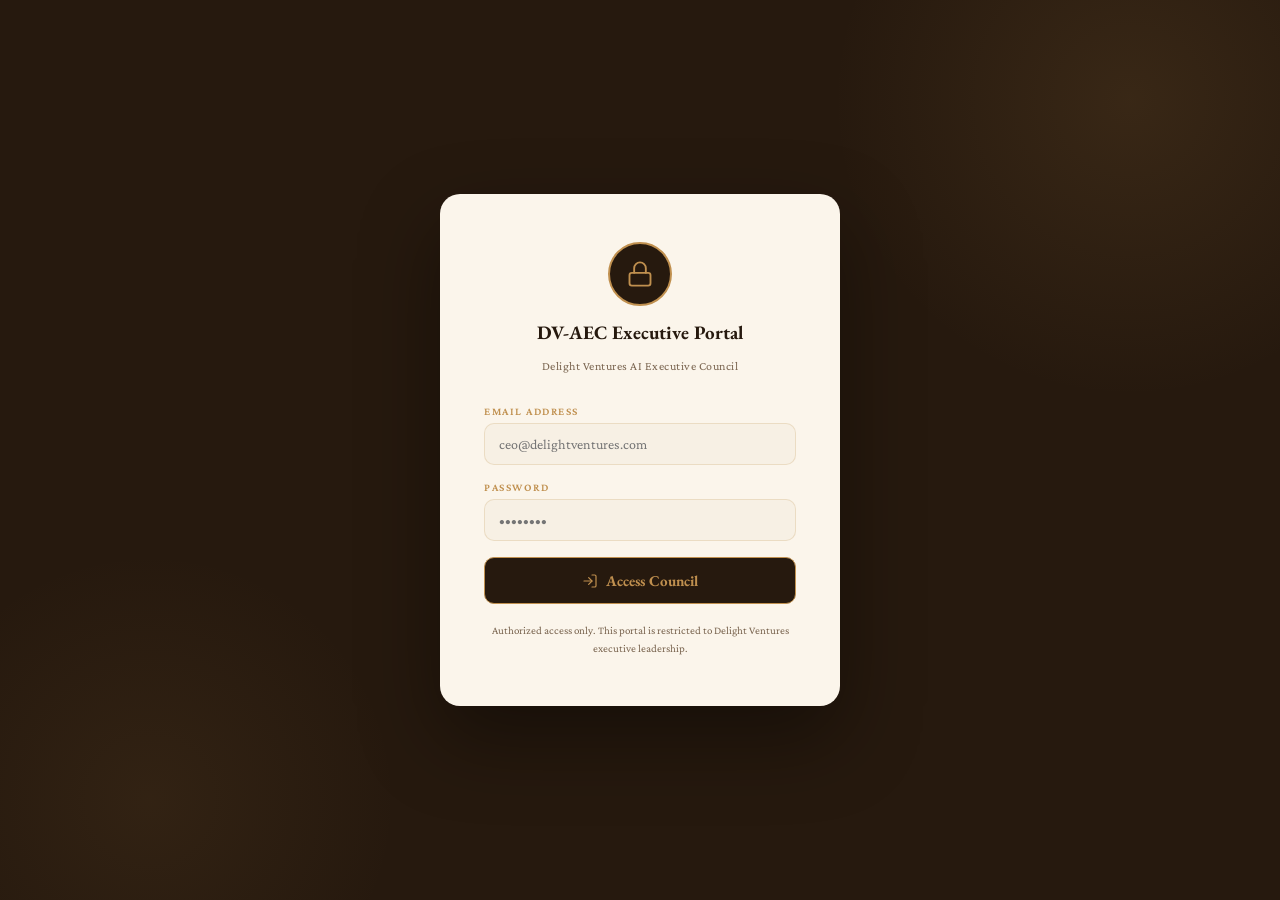
<file: council.html>
<!DOCTYPE html>
<html lang="en">
<head>
<meta charset="UTF-8"/>
<meta name="viewport" content="width=device-width, initial-scale=1.0"/>
<meta name="robots" content="noindex, nofollow"/>
<title>DV-AEC — Executive Council Portal</title>
<link href="https://fonts.googleapis.com/css2?family=EB+Garamond:ital,wght@0,400;0,500;0,600;0,700;0,800;1,400;1,500&family=Crimson+Pro:ital,wght@0,300;0,400;0,600;1,300;1,400&display=swap" rel="stylesheet"/>
<style>
:root {
  --gold: #C0904F;
  --gold-light: #EBC562;
  --dark: #26190E;
  --dark2: #3D2510;
  --cream: #F7F0E4;
  --warm-white: #FBF5EB;
  --text: #1C1208;
  --muted: #7A6550;
  --border: rgba(192,144,79,0.22);
  --success: #4F7A52;
  --success-bg: rgba(79,122,82,0.1);
  --warning: #B8862E;
  --warning-bg: rgba(184,134,46,0.1);
  --danger: #A14B3C;
  --danger-bg: rgba(161,75,60,0.1);
}
* { margin:0; padding:0; box-sizing:border-box; }
body {
  font-family:'Crimson Pro', Georgia, serif;
  background: var(--cream);
  color: var(--text);
  min-height:100vh;
}
.serif { font-family:'EB Garamond', Georgia, serif; }

/* ── SCREENS ── */
.screen { display:none; min-height:100vh; }
.screen.active { display:flex; }

/* ── LOGIN ── */
#login-screen {
  align-items:center; justify-content:center;
  background: var(--dark);
  position:relative; overflow:hidden;
  padding:24px;
}
.login-bg-orb1 { position:absolute; width:600px; height:600px; border-radius:50%;
  background:radial-gradient(circle, rgba(192,144,79,0.12) 0%, transparent 70%);
  top:-200px; right:-150px; pointer-events:none; }
.login-bg-orb2 { position:absolute; width:500px; height:500px; border-radius:50%;
  background:radial-gradient(circle, rgba(192,144,79,0.08) 0%, transparent 70%);
  bottom:-150px; left:-100px; pointer-events:none; }
.login-card {
  background: var(--warm-white);
  border-radius:20px; padding:48px 44px;
  width:100%; max-width:400px;
  box-shadow:0 32px 80px rgba(0,0,0,0.4);
  position:relative; z-index:2;
}
.login-emblem { display:flex; flex-direction:column; align-items:center; gap:14px; margin-bottom:32px; }
.login-seal {
  width:64px; height:64px; border-radius:50%;
  background:var(--dark); border:2px solid var(--gold);
  display:flex; align-items:center; justify-content:center;
}
.login-seal svg { width:28px; height:28px; color:var(--gold); }
.login-title { font-family:'EB Garamond', serif; font-size:19px; font-weight:700; color:var(--dark); text-align:center; }
.login-sub { font-size:12px; color:var(--muted); text-align:center; letter-spacing:0.5px; }
.field-group { display:flex; flex-direction:column; gap:6px; margin-bottom:16px; }
.field-group label { font-size:11px; letter-spacing:1.5px; text-transform:uppercase; color:var(--gold); font-weight:600; }
.field-group input {
  background:var(--cream); border:1.5px solid var(--border);
  color:var(--text); padding:12px 14px; border-radius:10px;
  font-family:'Crimson Pro', serif; font-size:14px; outline:none;
  transition:border-color 0.2s;
}
.field-group input:focus { border-color:var(--gold); }
.err-msg {
  display:none; font-size:12px; color:var(--danger);
  background:var(--danger-bg); padding:10px 14px; border-radius:8px;
  margin-bottom:14px;
}
.login-btn {
  width:100%; background:var(--dark); color:var(--gold);
  border:1.5px solid var(--gold); border-radius:10px;
  padding:13px; font-family:'EB Garamond', serif; font-weight:700; font-size:15px;
  cursor:pointer; transition:all 0.2s; display:flex; align-items:center;
  justify-content:center; gap:8px; margin-top:6px;
}
.login-btn:hover { background:var(--dark2); }
.login-hint { font-size:11px; color:var(--muted); text-align:center; margin-top:18px; line-height:1.6; }

/* ── DASHBOARD SHELL ── */
#dashboard-screen { flex-direction:column; background:var(--cream); }
.topbar {
  background:var(--dark); padding:16px 32px;
  display:flex; align-items:center; justify-content:space-between;
  border-bottom:2px solid var(--gold);
}
.topbar-left { display:flex; align-items:center; gap:14px; }
.topbar-seal {
  width:42px; height:42px; border-radius:50%;
  background:var(--dark2); border:1.5px solid var(--gold);
  display:flex; align-items:center; justify-content:center; flex-shrink:0;
}
.topbar-seal svg { width:20px; height:20px; color:var(--gold); }
.topbar-title { font-family:'EB Garamond', serif; font-size:16px; font-weight:700; color:var(--gold); line-height:1.3; }
.topbar-sub { font-size:11px; color:rgba(255,255,255,0.45); }
.topbar-right { display:flex; align-items:center; gap:10px; }
.nav-pill {
  background:transparent; border:1px solid rgba(192,144,79,0.35);
  color:rgba(255,255,255,0.7); padding:8px 18px; border-radius:8px;
  font-family:'Crimson Pro', serif; font-size:13px; font-weight:500; cursor:pointer;
  transition:all 0.2s;
}
.nav-pill:hover { border-color:var(--gold); color:var(--gold-light); }
.nav-pill.active { background:var(--gold); color:var(--dark); border-color:var(--gold); font-weight:600; }
.logout-btn {
  background:transparent; border:none; color:rgba(255,255,255,0.4);
  font-size:13px; cursor:pointer; padding:8px 10px; border-radius:8px;
  display:flex; align-items:center; gap:6px;
}
.logout-btn:hover { color:rgba(255,255,255,0.75); }
.logout-btn svg { width:15px; height:15px; }

.main-content { flex:1; padding:36px 5%; max-width:1200px; margin:0 auto; width:100%; }

.tab-content { display:none; flex-direction:column; gap:24px; }
.tab-content.active { display:flex; }

.section-label {
  font-size:11px; letter-spacing:2px; text-transform:uppercase;
  color:var(--gold); font-weight:700; margin-bottom:4px;
}
.page-title { font-family:'EB Garamond', serif; font-size:28px; font-weight:700; color:var(--dark); margin-bottom:6px; }
.page-sub { font-size:14px; color:var(--muted); }

/* ── QUESTION BOX ── */
.question-box {
  background:var(--warm-white); border:1px solid var(--border);
  border-radius:18px; padding:28px;
}
.question-box label { font-size:12px; letter-spacing:1px; text-transform:uppercase; color:var(--gold); font-weight:600; display:block; margin-bottom:10px; }
.question-box textarea {
  width:100%; resize:none; height:100px; font-size:15px;
  border-radius:12px; padding:14px 16px; border:1.5px solid var(--border);
  background:var(--cream); color:var(--text); font-family:'Crimson Pro', serif;
  outline:none; transition:border-color 0.2s;
}
.question-box textarea:focus { border-color:var(--gold); }
.question-box-footer {
  display:flex; align-items:center; justify-content:space-between;
  margin-top:14px; flex-wrap:wrap; gap:12px;
}
.question-hint { font-size:12px; color:var(--muted); max-width:420px; line-height:1.5; }
.convene-btn {
  background:var(--dark); color:var(--gold);
  border:1.5px solid var(--gold); border-radius:10px;
  padding:12px 26px; font-family:'EB Garamond', serif; font-weight:700; font-size:14px;
  cursor:pointer; display:flex; align-items:center; gap:8px; transition:all 0.2s;
  white-space:nowrap;
}
.convene-btn:hover { background:var(--dark2); }
.convene-btn:disabled { opacity:0.5; cursor:not-allowed; }
.convene-btn svg { width:16px; height:16px; }

/* ── DIRECTORS GRID ── */
.directors-grid {
  display:grid; grid-template-columns:repeat(auto-fit, minmax(120px, 1fr));
  gap:12px;
}
.director-card {
  background:var(--warm-white); border:1.5px solid var(--border);
  border-radius:16px; padding:18px 12px;
  display:flex; flex-direction:column; align-items:center; gap:8px;
  text-align:center; transition:border-color 0.3s, box-shadow 0.3s;
}
.director-card.thinking { border-color:var(--gold); box-shadow:0 0 0 3px rgba(192,144,79,0.08); }
.director-card.done { border-color:var(--success); }
.dir-avatar {
  width:44px; height:44px; border-radius:50%;
  background:var(--dark); display:flex; align-items:center; justify-content:center;
}
.dir-avatar svg { width:20px; height:20px; color:var(--gold); }
.dir-name { font-family:'EB Garamond', serif; font-size:12px; font-weight:700; color:var(--text); line-height:1.3; }
.dir-status { font-size:11px; color:var(--muted); }
.dir-status.thinking { color:var(--gold); }
.vote-badge { font-size:10px; padding:3px 10px; border-radius:99px; font-weight:600; letter-spacing:0.3px; }
.vote-approve { background:var(--success-bg); color:var(--success); }
.vote-conditional { background:var(--warning-bg); color:var(--warning); }
.vote-reject { background:var(--danger-bg); color:var(--danger); }

/* ── BOARD REPORT ── */
.board-report {
  background:var(--warm-white); border:1px solid var(--border);
  border-radius:18px; padding:32px; display:flex; flex-direction:column; gap:24px;
}
.report-header { display:flex; align-items:flex-start; justify-content:space-between; gap:16px; flex-wrap:wrap; }
.report-title { font-family:'EB Garamond', serif; font-size:18px; font-weight:700; color:var(--dark); max-width:600px; }
.report-meta { font-size:12px; color:var(--muted); margin-top:6px; }
.vote-summary { display:flex; gap:8px; flex-wrap:wrap; }
.vote-pill { font-size:12px; padding:6px 14px; border-radius:99px; font-weight:600; }
.resolution-box {
  background:var(--cream); border-left:3px solid var(--gold);
  border-radius:0 12px 12px 0; padding:18px 22px;
}
.resolution-box p { font-size:15px; color:var(--text); line-height:1.75; }
.director-responses { display:flex; flex-direction:column; gap:10px; }
.dir-response { background:var(--cream); border-radius:12px; padding:16px 18px; }
.dir-response-header { display:flex; align-items:center; justify-content:space-between; margin-bottom:8px; gap:10px; }
.dir-response-name { font-family:'EB Garamond', serif; font-size:13px; font-weight:700; color:var(--dark); }
.dir-response-body { font-size:14px; color:var(--muted); line-height:1.65; }
.action-items { display:flex; flex-direction:column; gap:10px; }
.action-item { display:flex; align-items:flex-start; gap:12px; font-size:14px; color:var(--text); line-height:1.6; }
.action-num {
  width:22px; height:22px; border-radius:50%; background:var(--dark); color:var(--gold);
  font-size:11px; font-weight:700; display:flex; align-items:center; justify-content:center;
  flex-shrink:0; margin-top:1px;
}
.archive-btn {
  background:transparent; border:1.5px solid var(--border); border-radius:10px;
  padding:9px 18px; font-size:13px; color:var(--muted); cursor:pointer;
  display:flex; align-items:center; gap:6px; transition:all 0.2s; font-family:'Crimson Pro', serif;
}
.archive-btn:hover { border-color:var(--gold); color:var(--gold); }
.archive-btn svg { width:14px; height:14px; }

/* ── ARCHIVE TAB ── */
.archive-list { display:flex; flex-direction:column; gap:10px; }
.archive-item {
  background:var(--warm-white); border:1px solid var(--border);
  border-radius:16px; padding:18px 22px; cursor:pointer; transition:border-color 0.2s;
}
.archive-item:hover { border-color:var(--gold); }
.archive-q { font-family:'EB Garamond', serif; font-size:15px; font-weight:600; color:var(--dark); margin-bottom:6px; }
.archive-meta { font-size:12px; color:var(--muted); display:flex; gap:16px; flex-wrap:wrap; align-items:center; }
.archive-meta svg { width:13px; height:13px; vertical-align:middle; margin-right:4px; }
.archive-empty { text-align:center; padding:60px 20px; color:var(--muted); font-size:15px; }
.archive-empty svg { width:36px; height:36px; display:block; margin:0 auto 14px; color:var(--border); }

/* ── KNOWLEDGE BASE ── */
.kb-grid { display:grid; grid-template-columns:repeat(auto-fit, minmax(260px,1fr)); gap:14px; }
.kb-card { background:var(--warm-white); border:1px solid var(--border); border-radius:16px; padding:22px; }
.kb-card h4 { font-family:'EB Garamond', serif; font-size:15px; font-weight:700; color:var(--dark); margin-bottom:10px; display:flex; align-items:center; gap:8px; }
.kb-card h4 svg { width:17px; height:17px; color:var(--gold); }
.kb-card p { font-size:13.5px; color:var(--muted); line-height:1.7; }

/* ── EXECUTIVE DASHBOARD (overview) ── */
.stat-grid { display:grid; grid-template-columns:repeat(auto-fit, minmax(180px,1fr)); gap:14px; }
.stat-card { background:var(--warm-white); border:1px solid var(--border); border-radius:16px; padding:22px; }
.stat-label { font-size:11px; letter-spacing:1.5px; text-transform:uppercase; color:var(--muted); margin-bottom:8px; }
.stat-value { font-family:'EB Garamond', serif; font-size:30px; font-weight:700; color:var(--dark); }
.stat-sub { font-size:12px; color:var(--gold); margin-top:4px; font-weight:600; }

/* spinner / thinking dots */
@keyframes spin { to { transform:rotate(360deg); } }
.spinner { width:14px; height:14px; border:2px solid rgba(192,144,79,0.3); border-top-color:var(--gold); border-radius:50%; animation:spin 0.8s linear infinite; display:inline-block; }
.thinking-dots::after { content:''; animation:dots 1.2s infinite; }
@keyframes dots { 0%{content:'.'} 33%{content:'..'} 66%{content:'...'} }

@media (max-width:700px) {
  .topbar { flex-direction:column; gap:14px; align-items:flex-start; }
  .topbar-right { flex-wrap:wrap; }
  .nav-pill { padding:7px 12px; font-size:12px; }
  .main-content { padding:24px 5%; }
  .login-card { padding:36px 24px; }
}
</style>
</head>
<body>

<!-- ════════════ LOGIN SCREEN ════════════ -->
<div id="login-screen" class="screen active">
  <div class="login-bg-orb1"></div>
  <div class="login-bg-orb2"></div>
  <div class="login-card">
    <div class="login-emblem">
      <div class="login-seal">
        <svg viewBox="0 0 24 24" fill="none" stroke="currentColor" stroke-width="1.6" stroke-linecap="round" stroke-linejoin="round"><rect x="3" y="11" width="18" height="11" rx="2"/><path d="M7 11V7a5 5 0 0 1 10 0v4"/></svg>
      </div>
      <div class="login-title">DV-AEC Executive Portal</div>
      <div class="login-sub">Delight Ventures AI Executive Council</div>
    </div>
    <div class="field-group">
      <label>Email Address</label>
      <input type="email" id="login-email" placeholder="ceo@delightventures.com"/>
    </div>
    <div class="field-group">
      <label>Password</label>
      <input type="password" id="login-pass" placeholder="••••••••" onkeydown="if(event.key==='Enter')doLogin()"/>
    </div>
    <div class="err-msg" id="login-err">Invalid credentials. Please try again.</div>
    <button class="login-btn" onclick="doLogin()">
      <svg viewBox="0 0 24 24" fill="none" stroke="currentColor" stroke-width="1.8" stroke-linecap="round" stroke-linejoin="round" style="width:16px;height:16px;"><path d="M15 3h4a2 2 0 0 1 2 2v14a2 2 0 0 1-2 2h-4"/><polyline points="10 17 15 12 10 7"/><line x1="15" y1="12" x2="3" y2="12"/></svg>
      Access Council
    </button>
    <div class="login-hint">Authorized access only. This portal is restricted to Delight Ventures executive leadership.</div>
  </div>
</div>

<!-- ════════════ DASHBOARD SCREEN ════════════ -->
<div id="dashboard-screen" class="screen">
  <div class="topbar">
    <div class="topbar-left">
      <div class="topbar-seal">
        <svg viewBox="0 0 24 24" fill="none" stroke="currentColor" stroke-width="1.6" stroke-linecap="round" stroke-linejoin="round"><path d="M12 2l3 6 6 1-4.5 4.5L18 20l-6-3-6 3 1.5-6.5L3 9l6-1z"/></svg>
      </div>
      <div>
        <div class="topbar-title">DV-AEC Executive Council</div>
        <div class="topbar-sub">Delight Ventures Limited · Virtual Board of Directors</div>
      </div>
    </div>
    <div class="topbar-right">
      <button class="nav-pill active" onclick="switchTab('overview')">Overview</button>
      <button class="nav-pill" onclick="switchTab('meeting')">Board Room</button>
      <button class="nav-pill" onclick="switchTab('archive')">Archive</button>
      <button class="nav-pill" onclick="switchTab('kb')">Knowledge Base</button>
      <button class="logout-btn" onclick="doLogout()">
        <svg viewBox="0 0 24 24" fill="none" stroke="currentColor" stroke-width="1.8" stroke-linecap="round" stroke-linejoin="round"><path d="M9 21H5a2 2 0 0 1-2-2V5a2 2 0 0 1 2-2h4"/><polyline points="16 17 21 12 16 7"/><line x1="21" y1="12" x2="9" y2="12"/></svg>
        Sign Out
      </button>
    </div>
  </div>

  <div class="main-content">

    <!-- ── OVERVIEW TAB ── -->
    <div id="tab-overview" class="tab-content active">
      <div>
        <div class="section-label">Executive Dashboard</div>
        <div class="page-title">Welcome back, Henrison</div>
        <div class="page-sub">Here's a snapshot of your virtual board's activity.</div>
      </div>
      <div class="stat-grid">
        <div class="stat-card">
          <div class="stat-label">Board Sessions</div>
          <div class="stat-value" id="stat-sessions">0</div>
          <div class="stat-sub">All time</div>
        </div>
        <div class="stat-card">
          <div class="stat-label">Decisions Archived</div>
          <div class="stat-value" id="stat-archived">0</div>
          <div class="stat-sub">Institutional memory</div>
        </div>
        <div class="stat-card">
          <div class="stat-label">Executive Directors</div>
          <div class="stat-value">7</div>
          <div class="stat-sub">+ 1 Chairman AI</div>
        </div>
        <div class="stat-card">
          <div class="stat-label">Avg. Session Time</div>
          <div class="stat-value">&lt;60s</div>
          <div class="stat-sub">Per board resolution</div>
        </div>
      </div>
      <div class="question-box">
        <label>Quick Start — Ask the Board</label>
        <textarea id="ceo-question-overview" placeholder="e.g. Should Delight Ventures launch a Digital Transformation Consulting service in Q3?"></textarea>
        <div class="question-box-footer">
          <div class="question-hint">The Chairman AI will brief all 7 directors and return a structured board resolution.</div>
          <button class="convene-btn" onclick="conveneFromOverview()">
            <svg viewBox="0 0 24 24" fill="none" stroke="currentColor" stroke-width="1.8" stroke-linecap="round" stroke-linejoin="round"><path d="M14 2l-2 2-6-2-3 3 6 2-2 6 3 3 2-6 2 2 5-5z"/></svg>
            Convene Board
          </button>
        </div>
      </div>
    </div>

    <!-- ── BOARD ROOM TAB ── -->
    <div id="tab-meeting" class="tab-content">
      <div>
        <div class="section-label">AI Boardroom</div>
        <div class="page-title">Board Meeting Room</div>
        <div class="page-sub">Present a strategic question to the full executive council.</div>
      </div>

      <div class="question-box">
        <label>Submit a question to the board</label>
        <textarea id="ceo-question" placeholder="e.g. Should Delight Ventures launch a Digital Transformation Consulting service in Q3?"></textarea>
        <div class="question-box-footer">
          <div class="question-hint">The Chairman will brief all 7 directors and return a board resolution with votes and an action plan.</div>
          <button class="convene-btn" id="convene-btn" onclick="conveneBoard()">
            <svg viewBox="0 0 24 24" fill="none" stroke="currentColor" stroke-width="1.8" stroke-linecap="round" stroke-linejoin="round"><path d="M14 2l-2 2-6-2-3 3 6 2-2 6 3 3 2-6 2 2 5-5z"/></svg>
            Convene Board
          </button>
        </div>
      </div>

      <div id="directors-section" style="display:none;">
        <div class="section-label" style="margin-bottom:10px;">Executive Directors</div>
        <div class="directors-grid" id="directors-grid"></div>
      </div>

      <div id="report-section" style="display:none;" class="board-report">
        <div class="report-header">
          <div>
            <div class="report-title" id="report-question"></div>
            <div class="report-meta" id="report-meta"></div>
          </div>
          <div class="vote-summary" id="vote-summary"></div>
        </div>
        <div>
          <div class="section-label" style="margin-bottom:8px;">Board Resolution</div>
          <div class="resolution-box"><p id="resolution-text"></p></div>
        </div>
        <div>
          <div class="section-label" style="margin-bottom:8px;">Director Responses</div>
          <div class="director-responses" id="director-responses"></div>
        </div>
        <div>
          <div class="section-label" style="margin-bottom:8px;">Action Plan</div>
          <div class="action-items" id="action-items"></div>
        </div>
        <div style="display:flex;justify-content:flex-end;">
          <button class="archive-btn" onclick="archiveDecision()">
            <svg viewBox="0 0 24 24" fill="none" stroke="currentColor" stroke-width="1.8" stroke-linecap="round" stroke-linejoin="round"><path d="M21 8v13H3V8M1 3h22v5H1zM10 12h4"/></svg>
            Save to Archive
          </button>
        </div>
      </div>
    </div>

    <!-- ── ARCHIVE TAB ── -->
    <div id="tab-archive" class="tab-content">
      <div>
        <div class="section-label">Institutional Memory</div>
        <div class="page-title">Decision Archive</div>
        <div class="page-sub">All past board questions, discussions, votes, and outcomes.</div>
      </div>
      <div id="archive-list" class="archive-list"></div>
    </div>

    <!-- ── KNOWLEDGE BASE TAB ── -->
    <div id="tab-kb" class="tab-content">
      <div>
        <div class="section-label">Company Reference</div>
        <div class="page-title">Knowledge Base</div>
        <div class="page-sub">Information every AI director references before responding.</div>
      </div>
      <div class="kb-grid">
        <div class="kb-card">
          <h4><svg viewBox="0 0 24 24" fill="none" stroke="currentColor" stroke-width="1.6" stroke-linecap="round" stroke-linejoin="round"><circle cx="12" cy="12" r="10"/><circle cx="12" cy="12" r="6"/><circle cx="12" cy="12" r="2"/></svg> Mission</h4>
          <p>To empower businesses with professional registration, digital transformation, and creative branding solutions that support growth, visibility, and long-term success.</p>
        </div>
        <div class="kb-card">
          <h4><svg viewBox="0 0 24 24" fill="none" stroke="currentColor" stroke-width="1.6" stroke-linecap="round" stroke-linejoin="round"><path d="M1 12s4-8 11-8 11 8 11 8-4 8-11 8-11-8-11-8z"/><circle cx="12" cy="12" r="3"/></svg> Vision</h4>
          <p>To become a leading business and digital solutions company in Sierra Leone and across Africa by helping businesses build strong operational and digital foundations.</p>
        </div>
        <div class="kb-card">
          <h4><svg viewBox="0 0 24 24" fill="none" stroke="currentColor" stroke-width="1.6" stroke-linecap="round" stroke-linejoin="round"><rect x="2" y="7" width="20" height="14" rx="2"/><path d="M16 21V5a2 2 0 0 0-2-2h-4a2 2 0 0 0-2 2v16"/></svg> Core Services</h4>
          <p>Business registration & compliance · Website, ecommerce & business systems (ERP, CRM, HRM) · Photography & videography services.</p>
        </div>
        <div class="kb-card">
          <h4><svg viewBox="0 0 24 24" fill="none" stroke="currentColor" stroke-width="1.6" stroke-linecap="round" stroke-linejoin="round"><path d="M17 21v-2a4 4 0 0 0-4-4H5a4 4 0 0 0-4 4v2"/><circle cx="9" cy="7" r="4"/><path d="M23 21v-2a4 4 0 0 0-3-3.87M16 3.13a4 4 0 0 1 0 7.75"/></svg> Who We Serve</h4>
          <p>Startups, SMEs, hotels & hospitality, retail businesses, corporate organizations, NGOs & institutions, entrepreneurs and personal brands.</p>
        </div>
        <div class="kb-card">
          <h4><svg viewBox="0 0 24 24" fill="none" stroke="currentColor" stroke-width="1.6" stroke-linecap="round" stroke-linejoin="round"><path d="M21 10c0 7-9 13-9 13s-9-6-9-13a9 9 0 0 1 18 0z"/><circle cx="12" cy="10" r="3"/></svg> Location & Market</h4>
          <p>Headquartered in Freetown, Sierra Leone. Expanding across West Africa and the African continent.</p>
        </div>
        <div class="kb-card">
          <h4><svg viewBox="0 0 24 24" fill="none" stroke="currentColor" stroke-width="1.6" stroke-linecap="round" stroke-linejoin="round"><polygon points="12 2 15.09 8.26 22 9.27 17 14.14 18.18 21.02 12 17.77 5.82 21.02 7 14.14 2 9.27 8.91 8.26 12 2"/></svg> Core Values</h4>
          <p>Integrity · Innovation · Sustainability · Excellence · Collaboration.</p>
        </div>
      </div>
    </div>

  </div>
</div>

<script>
// ════════════════════════════════════════════════════════════════════════
// DV-AEC — Delight Ventures AI Executive Council
// Frontend logic: auth, board sessions, archive, rendering
// ════════════════════════════════════════════════════════════════════════

// ── CONFIG ──────────────────────────────────────────────────────────────
// Set this to your deployed FastAPI backend root (no trailing slash)
const API_BASE = "https://your-backend.railway.app";

const DIRECTORS = [
  { id:"strategy",  name:"Strategy & Growth",        icon:'<path d="M3 17l6-6 4 4 8-8"/><path d="M14 7h7v7"/>' },
  { id:"finance",   name:"Finance & Investment",     icon:'<line x1="12" y1="1" x2="12" y2="23"/><path d="M17 5H9.5a3.5 3.5 0 0 0 0 7h5a3.5 3.5 0 0 1 0 7H6"/>' },
  { id:"tech",      name:"Technology & Innovation",  icon:'<rect x="4" y="4" width="16" height="16" rx="2"/><rect x="9" y="9" width="6" height="6"/><line x1="9" y1="1" x2="9" y2="4"/><line x1="15" y1="1" x2="15" y2="4"/><line x1="9" y1="20" x2="9" y2="23"/><line x1="15" y1="20" x2="15" y2="23"/><line x1="1" y1="9" x2="4" y2="9"/><line x1="1" y1="15" x2="4" y2="15"/><line x1="20" y1="9" x2="23" y2="9"/><line x1="20" y1="15" x2="23" y2="15"/>' },
  { id:"bi",        name:"Business Intelligence",    icon:'<line x1="18" y1="20" x2="18" y2="10"/><line x1="12" y1="20" x2="12" y2="4"/><line x1="6" y1="20" x2="6" y2="14"/>' },
  { id:"marketing", name:"Marketing & Brand",        icon:'<path d="M3 11l19-9-9 19-2-8-8-2z"/>' },
  { id:"ops",       name:"Operations",               icon:'<circle cx="12" cy="12" r="3"/><path d="M19.4 15a1.65 1.65 0 0 0 .33 1.82l.06.06a2 2 0 1 1-2.83 2.83l-.06-.06a1.65 1.65 0 0 0-1.82-.33 1.65 1.65 0 0 0-1 1.51V21a2 2 0 0 1-4 0v-.09A1.65 1.65 0 0 0 9 19.4a1.65 1.65 0 0 0-1.82.33l-.06.06a2 2 0 1 1-2.83-2.83l.06-.06a1.65 1.65 0 0 0 .33-1.82 1.65 1.65 0 0 0-1.51-1H3a2 2 0 0 1 0-4h.09A1.65 1.65 0 0 0 4.6 9a1.65 1.65 0 0 0-.33-1.82l-.06-.06a2 2 0 1 1 2.83-2.83l.06.06a1.65 1.65 0 0 0 1.82.33H9a1.65 1.65 0 0 0 1-1.51V3a2 2 0 0 1 4 0v.09a1.65 1.65 0 0 0 1 1.51 1.65 1.65 0 0 0 1.82-.33l.06-.06a2 2 0 1 1 2.83 2.83l-.06.06a1.65 1.65 0 0 0-.33 1.82V9a1.65 1.65 0 0 0 1.51 1H21a2 2 0 0 1 0 4h-.09a1.65 1.65 0 0 0-1.51 1z"/>' },
  { id:"impact",    name:"Social Impact",            icon:'<path d="M20.84 4.61a5.5 5.5 0 0 0-7.78 0L12 5.67l-1.06-1.06a5.5 5.5 0 0 0-7.78 7.78l1.06 1.06L12 21.23l7.78-7.78 1.06-1.06a5.5 5.5 0 0 0 0-7.78z"/>' },
];

let archive = [];
let currentReport = null;
let authToken = null;

// ── AUTH (real backend, JWT-based) ───────────────────────────────────────
async function doLogin() {
  const email = document.getElementById("login-email").value.trim();
  const pass  = document.getElementById("login-pass").value;
  const err   = document.getElementById("login-err");
  const btn   = document.querySelector(".login-btn");

  if (!email || !pass) {
    err.textContent = "Please enter both email and password.";
    err.style.display = "block";
    return;
  }

  btn.disabled = true;
  const originalText = btn.innerHTML;
  btn.innerHTML = "Signing in…";

  try {
    const res = await fetch(`${API_BASE}/auth/login`, {
      method: "POST",
      headers: { "Content-Type": "application/json" },
      body: JSON.stringify({ email, password: pass })
    });
    const data = await res.json();

    if (!res.ok) {
      err.textContent = data.detail || "Invalid credentials. Please try again.";
      err.style.display = "block";
      return;
    }

    authToken = data.token;
    sessionStorage.setItem("dvaec_token", authToken);
    err.style.display = "none";
    document.getElementById("login-screen").classList.remove("active");
    document.getElementById("dashboard-screen").classList.add("active");
    await loadArchiveFromServer();
    updateStats();

  } catch (e) {
    err.textContent = "Could not reach the server. Check your connection and try again.";
    err.style.display = "block";
  } finally {
    btn.disabled = false;
    btn.innerHTML = originalText;
  }
}

function doLogout() {
  authToken = null;
  sessionStorage.removeItem("dvaec_token");
  document.getElementById("dashboard-screen").classList.remove("active");
  document.getElementById("login-screen").classList.add("active");
  document.getElementById("login-email").value = "";
  document.getElementById("login-pass").value  = "";
  resetMeeting();
}

// Authenticated fetch wrapper — attaches Bearer token, handles 401 by logging out
async function authFetch(path, options = {}) {
  const res = await fetch(`${API_BASE}${path}`, {
    ...options,
    headers: {
      "Content-Type": "application/json",
      "Authorization": `Bearer ${authToken}`,
      ...(options.headers || {})
    }
  });
  if (res.status === 401) {
    doLogout();
    throw new Error("Your session expired. Please log in again.");
  }
  return res;
}

// Auto-restore session on reload (token persists for the browser tab session)
window.addEventListener("DOMContentLoaded", async () => {
  const savedToken = sessionStorage.getItem("dvaec_token");
  if (savedToken) {
    authToken = savedToken;
    try {
      const res = await fetch(`${API_BASE}/auth/me`, {
        headers: { "Authorization": `Bearer ${authToken}` }
      });
      if (res.ok) {
        document.getElementById("login-screen").classList.remove("active");
        document.getElementById("dashboard-screen").classList.add("active");
        await loadArchiveFromServer();
      } else {
        sessionStorage.removeItem("dvaec_token");
      }
    } catch (e) {
      sessionStorage.removeItem("dvaec_token");
    }
  }
  updateStats();
});

// ── TAB NAVIGATION ──────────────────────────────────────────────────────
function switchTab(tab) {
  document.querySelectorAll(".tab-content").forEach(t => t.classList.remove("active"));
  document.querySelectorAll(".nav-pill").forEach(b => b.classList.remove("active"));
  document.getElementById("tab-" + tab).classList.add("active");

  const pills = document.querySelectorAll(".nav-pill");
  const tabOrder = ["overview", "meeting", "archive", "kb"];
  const idx = tabOrder.indexOf(tab);
  if (idx >= 0 && pills[idx]) pills[idx].classList.add("active");

  if (tab === "archive") renderArchive();
  if (tab === "overview") updateStats();
}

function resetMeeting() {
  document.getElementById("directors-section").style.display = "none";
  document.getElementById("report-section").style.display = "none";
  document.getElementById("ceo-question").value = "";
  document.getElementById("convene-btn").disabled = false;
  currentReport = null;
}

// Quick-start from Overview tab routes into the Board Room
function conveneFromOverview() {
  const q = document.getElementById("ceo-question-overview").value.trim();
  if (!q) { alert("Please enter a question for the board."); return; }
  switchTab("meeting");
  document.getElementById("ceo-question").value = q;
  conveneBoard();
}

// ── BOARD SESSION ───────────────────────────────────────────────────────
async function conveneBoard() {
  const question = document.getElementById("ceo-question").value.trim();
  if (!question) { alert("Please enter a question for the board."); return; }

  document.getElementById("convene-btn").disabled = true;
  document.getElementById("report-section").style.display = "none";

  const dirsSection = document.getElementById("directors-section");
  dirsSection.style.display = "block";

  const grid = document.getElementById("directors-grid");
  grid.innerHTML = DIRECTORS.map(d => `
    <div class="director-card" id="dc-${d.id}">
      <div class="dir-avatar">
        <svg viewBox="0 0 24 24" fill="none" stroke="currentColor" stroke-width="1.6" stroke-linecap="round" stroke-linejoin="round">${d.icon}</svg>
      </div>
      <div class="dir-name">${d.name}</div>
      <div class="dir-status thinking" id="ds-${d.id}"><span class="thinking-dots">Analyzing</span></div>
    </div>
  `).join("");

  // Animate "thinking" state — staggered so it feels like a real meeting
  const simulateThinking = (dirId, delay) => new Promise(resolve => {
    setTimeout(() => {
      const card = document.getElementById("dc-" + dirId);
      if (card) card.classList.add("thinking");
      setTimeout(() => {
        if (card) { card.classList.remove("thinking"); card.classList.add("done"); }
        resolve();
      }, 1400 + Math.random() * 900);
    }, delay);
  });

  const thinkingPromises = DIRECTORS.map((d, i) => simulateThinking(d.id, i * 350));

  try {
    const [apiResult] = await Promise.all([
      requestBoardSession(question),
      Promise.all(thinkingPromises)
    ]);

    currentReport = { question, report: apiResult, timestamp: new Date().toISOString() };
    renderReport(question, apiResult);

  } catch (err) {
    document.getElementById("convene-btn").disabled = false;
    document.getElementById("directors-section").style.display = "none";
    alert("Board session error: " + err.message);
  }
}

// Calls your FastAPI backend (authenticated), which calls Claude server-side
async function requestBoardSession(question) {
  const res = await authFetch("/council/convene", {
    method: "POST",
    body: JSON.stringify({ question })
  });
  if (!res.ok) {
    const errData = await res.json().catch(() => ({}));
    throw new Error(errData.detail || `Server error (${res.status})`);
  }
  return res.json();
}

// ── RENDER REPORT ───────────────────────────────────────────────────────
function renderReport(question, report) {
  document.getElementById("report-question").textContent = question;
  document.getElementById("report-meta").textContent =
    `Board session · ${new Date().toLocaleString()} · ${report.result}`;

  const voteCount = { Approve: 0, Conditional: 0, Reject: 0 };
  Object.values(report.votes).forEach(v => {
    if (v === "Approve") voteCount.Approve++;
    else if (v === "Conditional") voteCount.Conditional++;
    else voteCount.Reject++;
  });

  document.getElementById("vote-summary").innerHTML = `
    ${voteCount.Approve ? `<span class="vote-pill vote-approve">${voteCount.Approve} Approve</span>` : ""}
    ${voteCount.Conditional ? `<span class="vote-pill vote-conditional">${voteCount.Conditional} Conditional</span>` : ""}
    ${voteCount.Reject ? `<span class="vote-pill vote-reject">${voteCount.Reject} Reject</span>` : ""}
  `;

  document.getElementById("resolution-text").textContent = report.resolution;

  document.getElementById("director-responses").innerHTML = DIRECTORS.map(d => {
    const vote = report.votes[d.id] || "Approve";
    const cls = vote === "Approve" ? "vote-approve" : vote === "Conditional" ? "vote-conditional" : "vote-reject";
    return `<div class="dir-response">
      <div class="dir-response-header">
        <span class="dir-response-name">${d.name} Director</span>
        <span class="vote-badge ${cls}">${vote}</span>
      </div>
      <div class="dir-response-body">${report.responses[d.id] || ""}</div>
    </div>`;
  }).join("");

  document.getElementById("action-items").innerHTML = (report.actions || []).map((a, i) => `
    <div class="action-item">
      <div class="action-num">${i + 1}</div>
      <div>${a}</div>
    </div>
  `).join("");

  DIRECTORS.forEach(d => {
    const vote = report.votes[d.id];
    const status = document.getElementById("ds-" + d.id);
    if (status) {
      const cls = vote === "Approve" ? "vote-approve" : vote === "Conditional" ? "vote-conditional" : "vote-reject";
      status.innerHTML = `<span class="vote-badge ${cls}">${vote}</span>`;
    }
  });

  document.getElementById("report-section").style.display = "flex";
  document.getElementById("convene-btn").disabled = false;
}

// ── ARCHIVE (persisted server-side via SQLite) ───────────────────────────
async function loadArchiveFromServer() {
  try {
    const res = await authFetch("/council/archive");
    if (res.ok) {
      archive = await res.json();
    }
  } catch (e) {
    console.warn("Could not load archive:", e.message);
  }
  renderArchive();
  updateStats();
}

async function archiveDecision() {
  if (!currentReport) return;
  try {
    const res = await authFetch("/council/archive", {
      method: "POST",
      body: JSON.stringify({ question: currentReport.question, report: currentReport.report })
    });
    if (!res.ok) {
      const errData = await res.json().catch(() => ({}));
      throw new Error(errData.detail || "Could not save to archive.");
    }
    await loadArchiveFromServer();
    alert("Decision saved to archive.");
  } catch (e) {
    alert("Error saving decision: " + e.message);
  }
}

async function deleteArchiveItem(id) {
  if (!confirm("Delete this decision from the archive? This cannot be undone.")) return;
  try {
    await authFetch(`/council/archive/${id}`, { method: "DELETE" });
    await loadArchiveFromServer();
  } catch (e) {
    alert("Error deleting decision: " + e.message);
  }
}

function renderArchive() {
  const el = document.getElementById("archive-list");
  if (!archive.length) {
    el.innerHTML = `<div class="archive-empty">
      <svg viewBox="0 0 24 24" fill="none" stroke="currentColor" stroke-width="1.5" stroke-linecap="round" stroke-linejoin="round"><path d="M21 8v13H3V8M1 3h22v5H1zM10 12h4"/></svg>
      No decisions archived yet.
    </div>`;
    return;
  }
  el.innerHTML = archive.map((a) => {
    const d = new Date(a.timestamp);
    const voteCount = { Approve: 0, Conditional: 0, Reject: 0 };
    Object.values(a.report.votes || {}).forEach(v => {
      if (v === "Approve") voteCount.Approve++;
      else if (v === "Conditional") voteCount.Conditional++;
      else voteCount.Reject++;
    });
    return `<div class="archive-item" onclick="viewArchiveItem(${a.id})">
      <div class="archive-q">${a.question}</div>
      <div class="archive-meta">
        <span>${d.toLocaleDateString()}</span>
        <span>${a.report.result}</span>
        <span>${voteCount.Approve} approve · ${voteCount.Conditional} conditional · ${voteCount.Reject} reject</span>
        <span onclick="event.stopPropagation(); deleteArchiveItem(${a.id})" style="cursor:pointer; color:var(--danger);">Delete</span>
      </div>
    </div>`;
  }).join("");
}

function viewArchiveItem(id) {
  const item = archive.find(a => a.id === id);
  if (!item) return;
  currentReport = item;
  switchTab("meeting");

  document.getElementById("ceo-question").value = item.question;
  const dirsSection = document.getElementById("directors-section");
  dirsSection.style.display = "block";

  const grid = document.getElementById("directors-grid");
  grid.innerHTML = DIRECTORS.map(d => `
    <div class="director-card done" id="dc-${d.id}">
      <div class="dir-avatar">
        <svg viewBox="0 0 24 24" fill="none" stroke="currentColor" stroke-width="1.6" stroke-linecap="round" stroke-linejoin="round">${d.icon}</svg>
      </div>
      <div class="dir-name">${d.name}</div>
      <div class="dir-status" id="ds-${d.id}"></div>
    </div>
  `).join("");

  renderReport(item.question, item.report);
}

// ── STATS (Overview tab) ───────────────────────────────────────────────
function updateStats() {
  const sessionsEl = document.getElementById("stat-sessions");
  const archivedEl = document.getElementById("stat-archived");
  if (sessionsEl) sessionsEl.textContent = archive.length;
  if (archivedEl) archivedEl.textContent = archive.length;
}

</script>
</body>
</html>
</file>
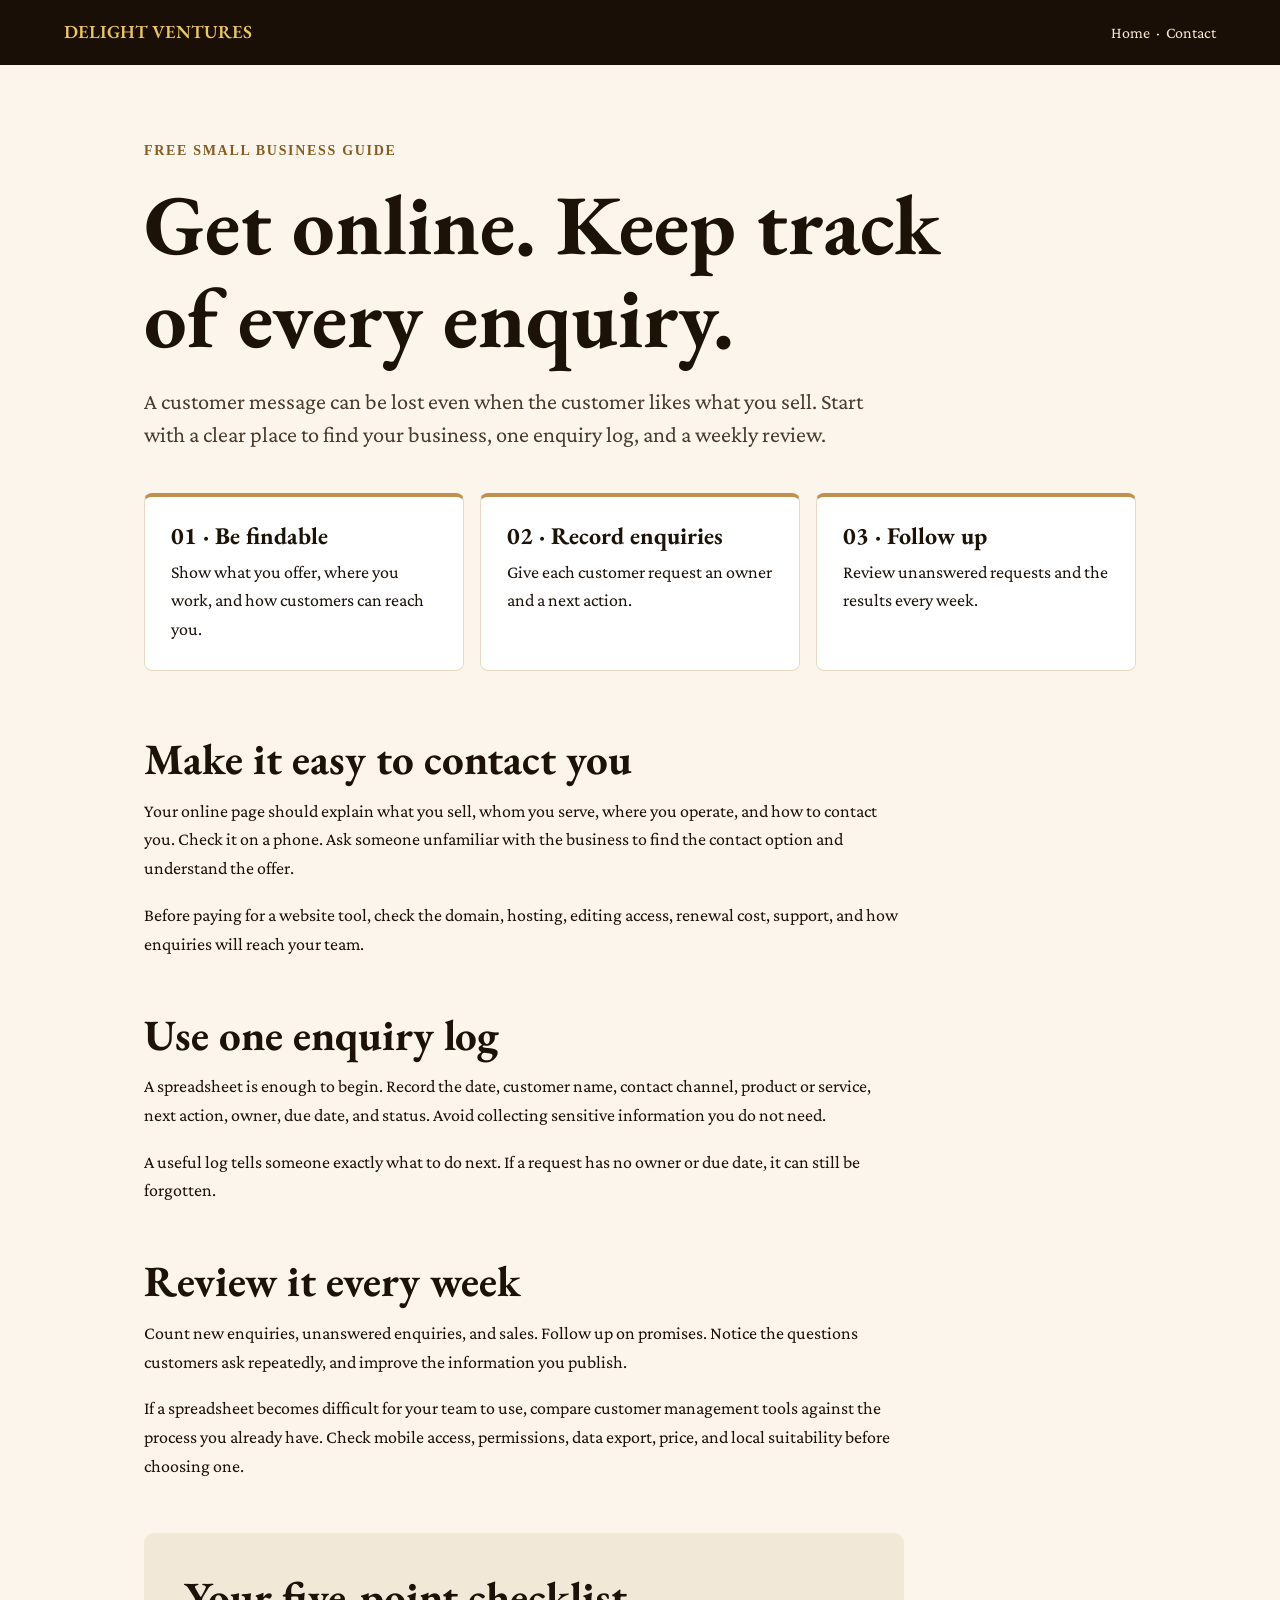
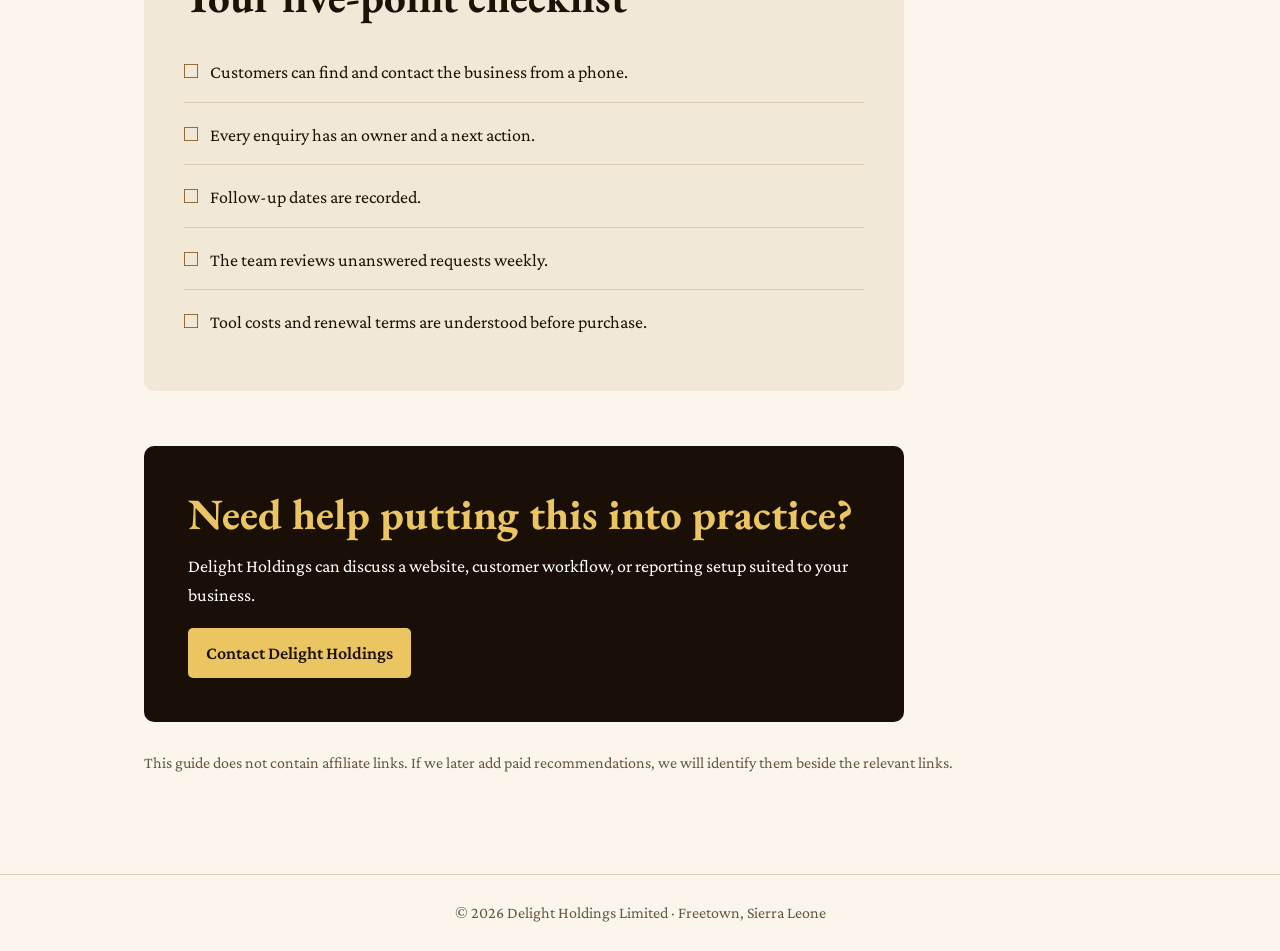
<file: small-business-digital-guide.html>
<!DOCTYPE html>
<html lang="en">
<head>
  <meta charset="UTF-8">
  <meta name="viewport" content="width=device-width, initial-scale=1">
  <meta name="description" content="A practical checklist for small businesses to set up a clear online presence, record customer enquiries, and review follow-ups each week.">
  <title>Small Business Digital Guide | Delight Holdings</title>
  <link rel="icon" href="data:image/svg+xml,%3Csvg xmlns='http://www.w3.org/2000/svg' viewBox='0 0 64 64'%3E%3Crect width='64' height='64' rx='12' fill='%231A0F06'/%3E%3Cpath d='M13 17h17c14 0 22 8 22 15s-8 15-22 15H13V17zm10 9v12h7c8 0 12-3 12-6s-4-6-12-6h-7z' fill='%23EBC562'/%3E%3C/svg%3E">
  <link href="https://fonts.googleapis.com/css2?family=EB+Garamond:wght@500;600;700&family=Crimson+Pro:wght@400;600&display=swap" rel="stylesheet">
  <style>
    :root{--dark:#1A0F06;--gold:#C0904F;--cream:#FBF5EB;--text:#1C1208;--muted:#665644}
    *{box-sizing:border-box}html{scroll-behavior:smooth}body{margin:0;background:var(--cream);color:var(--text);font:1.125rem/1.6 'Crimson Pro',Georgia,serif}
    a{color:#78521f}a:focus-visible{outline:3px solid var(--gold);outline-offset:3px}
    header{background:var(--dark);color:#fff;padding:18px clamp(20px,5vw,72px);display:flex;align-items:center;justify-content:space-between;gap:20px}
    header a{color:#f6e7cf;text-decoration:none}header strong{font:600 1.15rem 'EB Garamond',Georgia,serif;color:#EBC562}header nav{font-size:1rem}
    main{max-width:1040px;margin:auto;padding:clamp(36px,6vw,86px) 24px 80px}
    .eyebrow{color:#875b22;font:700 .875rem/1.3 Georgia,serif;letter-spacing:.12em;text-transform:uppercase}
    h1,h2,h3{font-family:'EB Garamond',Georgia,serif;line-height:1.1}h1{max-width:820px;font-size:clamp(2.8rem,7vw,5.3rem);margin:16px 0 22px}h2{font-size:clamp(2rem,4vw,2.7rem);margin:0 0 14px}h3{font-size:1.5rem;margin:0 0 8px}
    .lead{max-width:740px;font-size:1.4rem;line-height:1.45;color:#493a2b;margin-bottom:42px}
    .steps{display:grid;grid-template-columns:repeat(3,minmax(0,1fr));gap:16px;margin:36px 0 64px}
    .step{background:#fff;border:1px solid #e9d9c2;border-top:4px solid var(--gold);padding:26px;border-radius:8px}.step p{margin:0}
    section{max-width:760px;margin:0 0 52px}p{margin:0 0 18px}.small{font-size:1rem;color:var(--muted)}
    .checklist{background:#f2e8d7;padding:clamp(24px,4vw,40px);border-radius:10px;max-width:760px}.checklist ul{list-style:none;padding:0;margin:20px 0 0}.checklist li{padding:12px 0;border-bottom:1px solid #d9c9b1}.checklist li:last-child{border:0}.checklist li:before{content:'□';font-size:1.3em;color:#875b22;margin-right:12px}
    .cta{background:var(--dark);color:#fff;padding:clamp(24px,5vw,44px);border-radius:10px;max-width:760px;margin-top:55px}.cta h2{color:#EBC562}.cta a{color:#1A0F06;background:#EBC562;display:inline-block;padding:11px 18px;border-radius:5px;text-decoration:none;font-weight:600}
    footer{border-top:1px solid #dfcfb8;padding:25px 24px;text-align:center;font-size:1rem;color:var(--muted)}
    @media(max-width:720px){header{align-items:flex-start;flex-direction:column}.steps{grid-template-columns:1fr}.lead{font-size:1.25rem}}
  </style>
</head>
<body>
  <header><a href="/"><strong>DELIGHT VENTURES</strong></a><nav><a href="/">Home</a> &nbsp;·&nbsp; <a href="/#contact">Contact</a></nav></header>
  <main>
    <p class="eyebrow">Free small business guide</p>
    <h1>Get online. Keep track of every enquiry.</h1>
    <p class="lead">A customer message can be lost even when the customer likes what you sell. Start with a clear place to find your business, one enquiry log, and a weekly review.</p>
    <div class="steps" aria-label="Three steps">
      <div class="step"><h3>01 · Be findable</h3><p>Show what you offer, where you work, and how customers can reach you.</p></div>
      <div class="step"><h3>02 · Record enquiries</h3><p>Give each customer request an owner and a next action.</p></div>
      <div class="step"><h3>03 · Follow up</h3><p>Review unanswered requests and the results every week.</p></div>
    </div>
    <section><h2>Make it easy to contact you</h2><p>Your online page should explain what you sell, whom you serve, where you operate, and how to contact you. Check it on a phone. Ask someone unfamiliar with the business to find the contact option and understand the offer.</p><p>Before paying for a website tool, check the domain, hosting, editing access, renewal cost, support, and how enquiries will reach your team.</p></section>
    <section><h2>Use one enquiry log</h2><p>A spreadsheet is enough to begin. Record the date, customer name, contact channel, product or service, next action, owner, due date, and status. Avoid collecting sensitive information you do not need.</p><p>A useful log tells someone exactly what to do next. If a request has no owner or due date, it can still be forgotten.</p></section>
    <section><h2>Review it every week</h2><p>Count new enquiries, unanswered enquiries, and sales. Follow up on promises. Notice the questions customers ask repeatedly, and improve the information you publish.</p><p>If a spreadsheet becomes difficult for your team to use, compare customer management tools against the process you already have. Check mobile access, permissions, data export, price, and local suitability before choosing one.</p></section>
    <div class="checklist"><h2>Your five-point checklist</h2><ul><li>Customers can find and contact the business from a phone.</li><li>Every enquiry has an owner and a next action.</li><li>Follow-up dates are recorded.</li><li>The team reviews unanswered requests weekly.</li><li>Tool costs and renewal terms are understood before purchase.</li></ul></div>
    <div class="cta"><h2>Need help putting this into practice?</h2><p>Delight Holdings can discuss a website, customer workflow, or reporting setup suited to your business.</p><a href="/#contact">Contact Delight Holdings</a></div>
    <p class="small" style="margin-top:28px">This guide does not contain affiliate links. If we later add paid recommendations, we will identify them beside the relevant links.</p>
  </main>
  <footer>© 2026 Delight Holdings Limited · Freetown, Sierra Leone</footer>
</body>
</html>
</file>
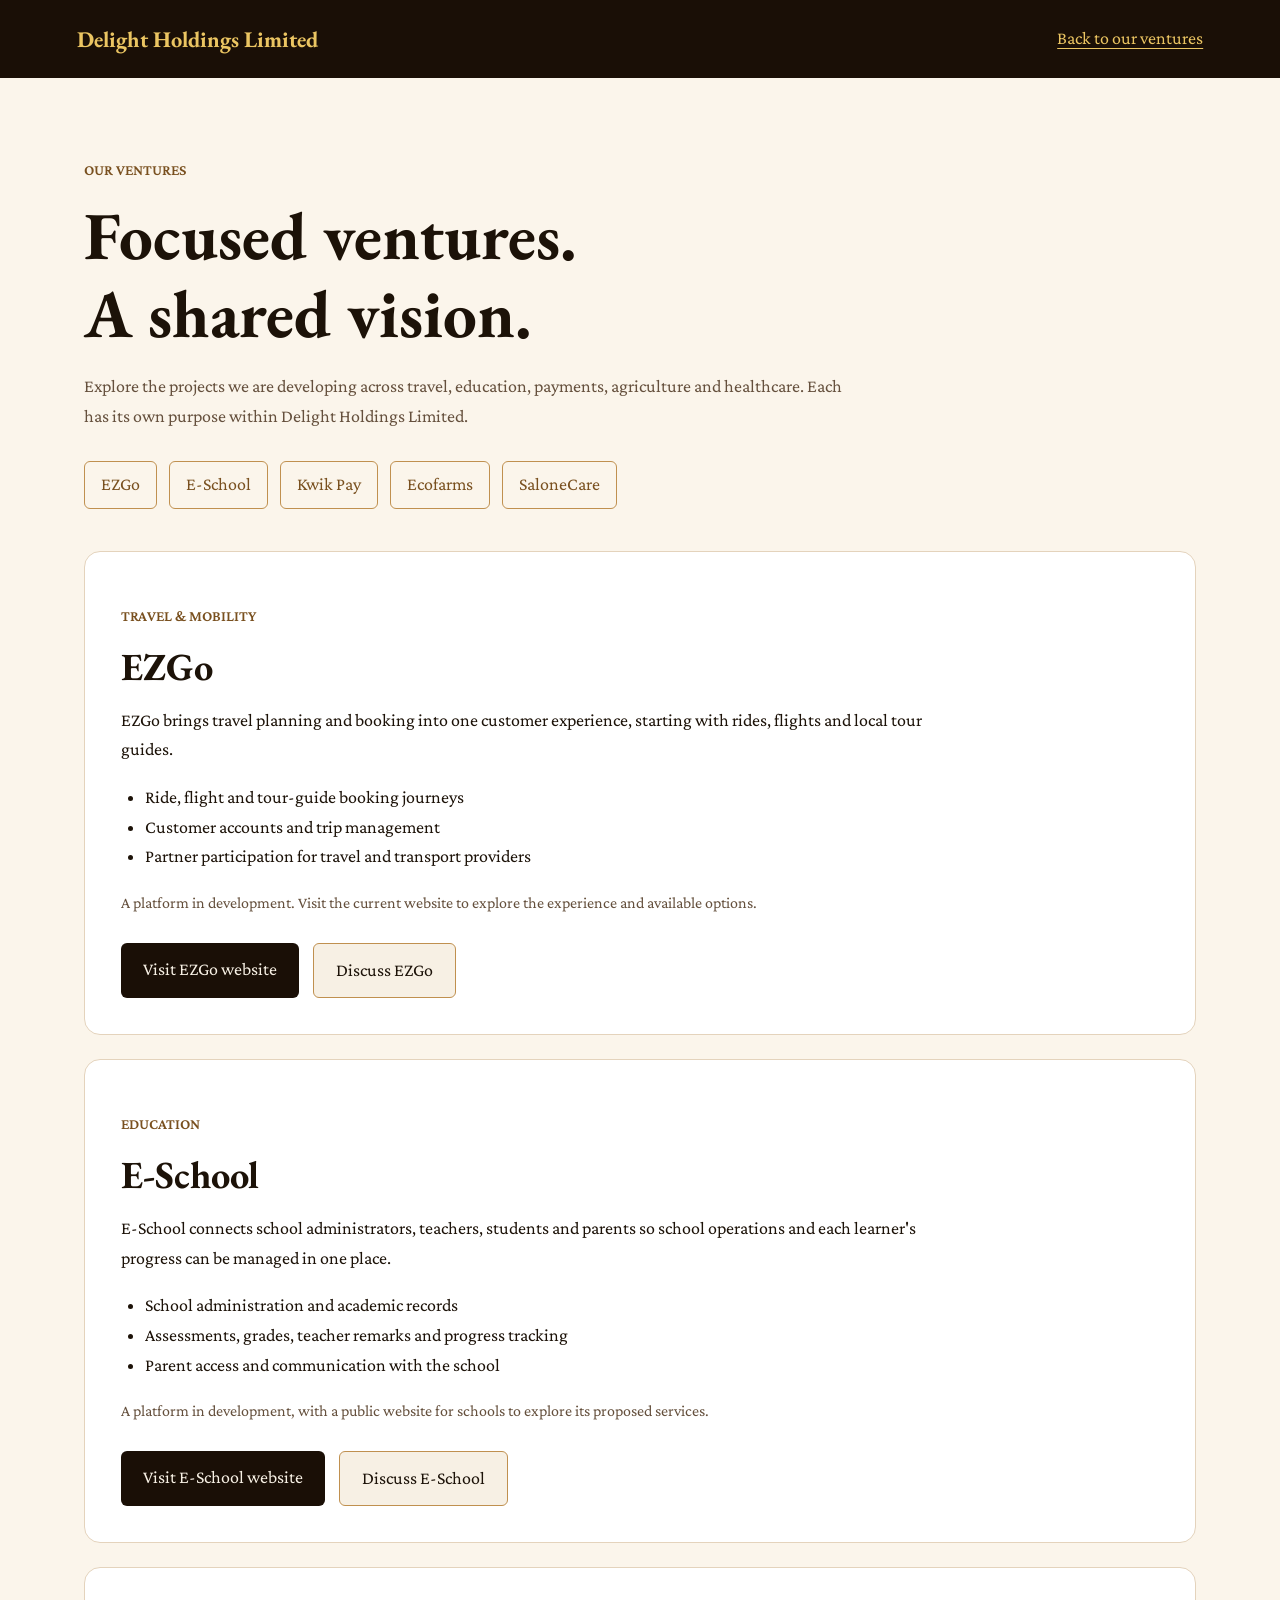
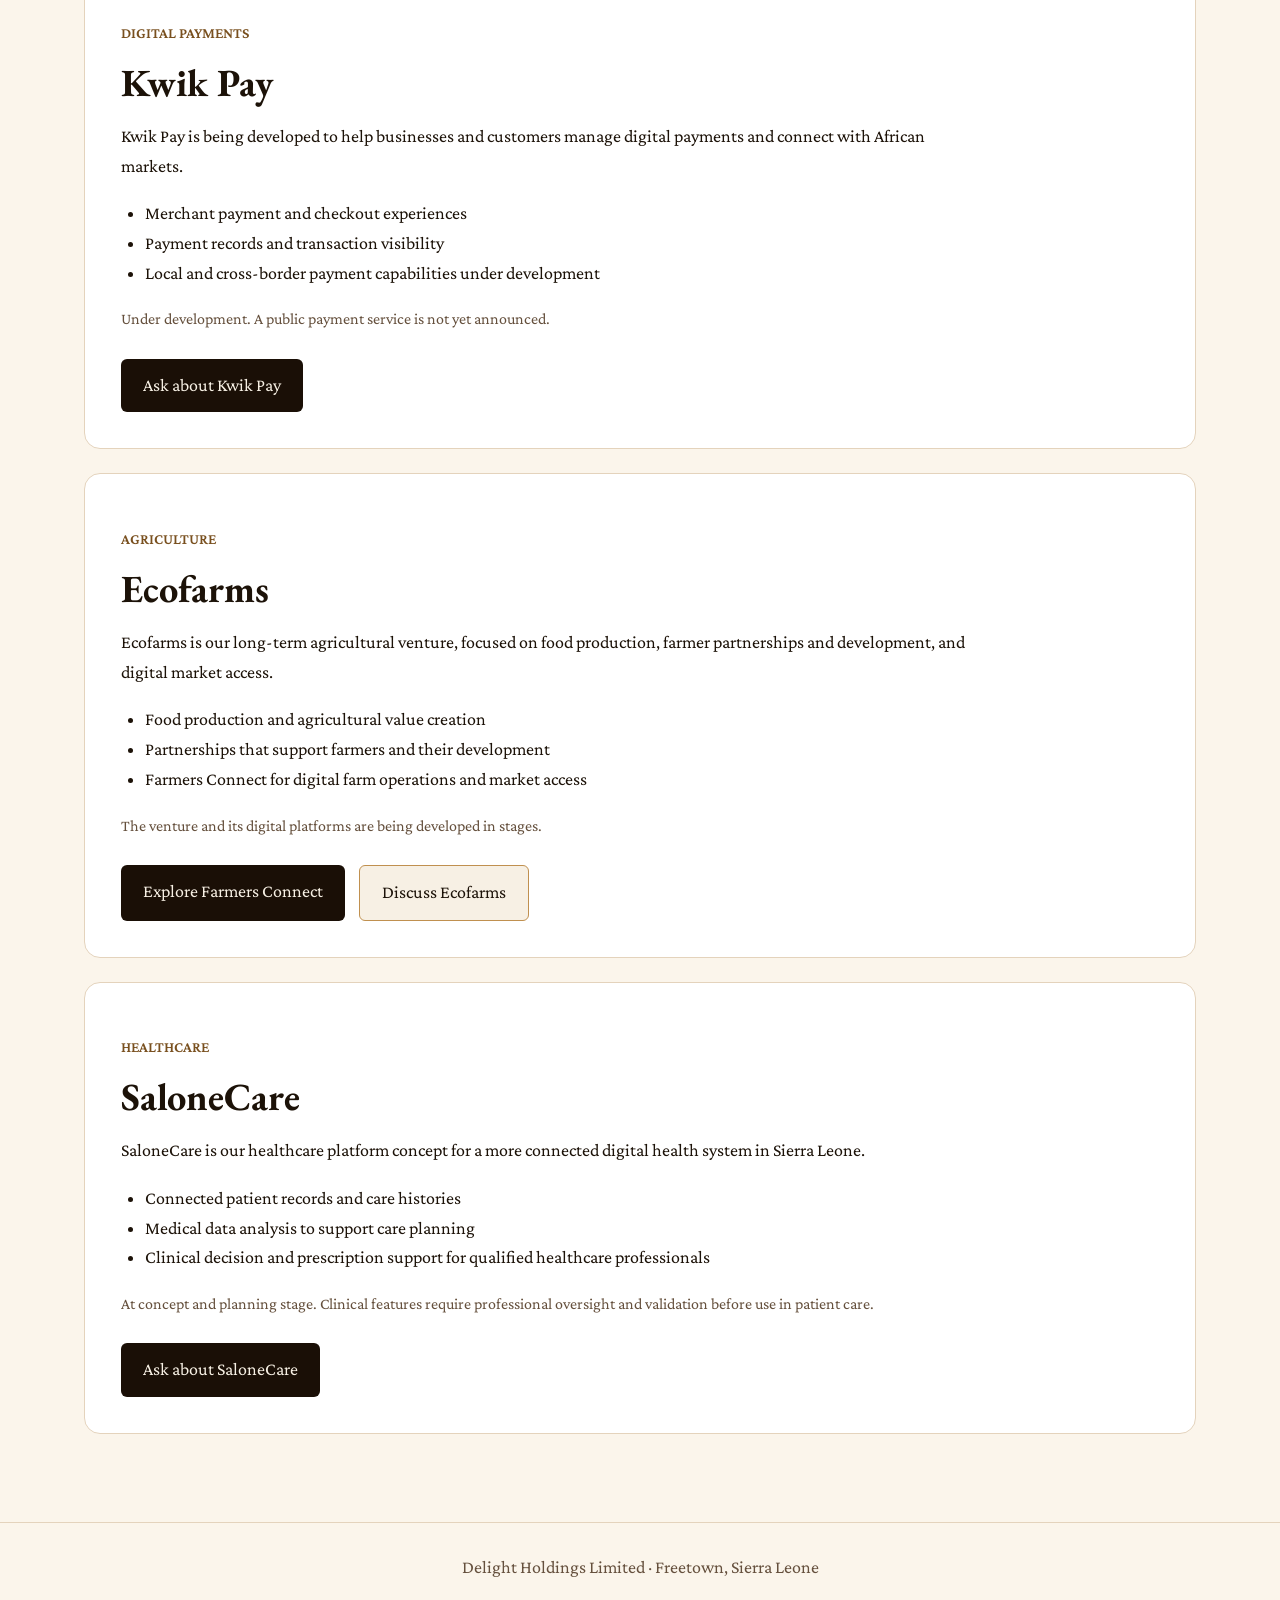
<file: ventures.html>
<!DOCTYPE html>
<html lang="en"><head><meta charset="UTF-8"><meta name="viewport" content="width=device-width,initial-scale=1">
<title>Our Ventures | Delight Holdings Limited</title>
<meta name="description" content="Explore EZGo, E-School, Kwik Pay, Ecofarms and SaloneCare, the developing portfolio of Delight Holdings Limited.">
<link href="https://fonts.googleapis.com/css2?family=EB+Garamond:wght@500;600;700&family=Crimson+Pro:wght@400;600&display=swap" rel="stylesheet">
<style>
:root{--dark:#1A0F06;--gold:#C0904F;--warm:#FBF5EB;--text:#1C1208;--muted:#65503D}
*{box-sizing:border-box}body{margin:0;background:var(--warm);color:var(--text);font:1.125rem/1.65 'Crimson Pro',Georgia,serif}
a{color:#79501F;text-underline-offset:4px}a:focus-visible{outline:3px solid #79501F;outline-offset:5px}
header{background:var(--dark);padding:24px 6%;display:flex;align-items:center;justify-content:space-between;gap:20px}header a{color:#EBC562}header .brand{font:700 1.4rem 'EB Garamond',Georgia,serif;text-decoration:none}
main{max-width:1160px;margin:auto;padding:64px 24px}h1,h2{font-family:'EB Garamond',Georgia,serif;line-height:1.15}h1{font-size:clamp(2.5rem,6vw,4.2rem);margin:10px 0 20px}h2{font-size:2.4rem;margin:12px 0 18px}
.intro{max-width:760px;color:var(--muted)}.eyebrow{color:#79501F;font-size:.95rem;font-weight:600}nav{display:flex;flex-wrap:wrap;gap:12px;margin:30px 0 42px}nav a{padding:8px 16px;border:1px solid #C0904F;border-radius:6px;text-decoration:none}
section{scroll-margin-top:24px;background:#fff;border:1px solid #E4D3BC;border-radius:16px;padding:36px;margin:24px 0}section p{max-width:850px}.status{font-size:1rem;color:var(--muted)}
ul{padding-left:24px}.actions{display:flex;flex-wrap:wrap;gap:14px;margin-top:26px}.button{display:inline-block;background:var(--dark);color:#F7F0E4;text-decoration:none;padding:12px 22px;border-radius:6px}.secondary{background:#F7F0E4;color:var(--text);border:1px solid #C0904F}
footer{padding:30px 24px;text-align:center;color:var(--muted);border-top:1px solid #E4D3BC}
@media(max-width:600px){header{align-items:flex-start;flex-direction:column}main{padding:40px 16px}section{padding:24px}h2{font-size:2rem}}
</style></head><body>
<header><a class="brand" href="index.html">Delight Holdings Limited</a><a href="index.html#portfolio">Back to our ventures</a></header>
<main><p class="eyebrow">OUR VENTURES</p><h1>Focused ventures.<br>A shared vision.</h1><p class="intro">Explore the projects we are developing across travel, education, payments, agriculture and healthcare. Each has its own purpose within Delight Holdings Limited.</p>
<nav aria-label="Choose a venture"><a href="#ezgo">EZGo</a><a href="#e-school">E-School</a><a href="#kwik-pay">Kwik Pay</a><a href="#ecofarms">Ecofarms</a><a href="#salonecare">SaloneCare</a></nav>
<section id="ezgo"><p class="eyebrow">TRAVEL &amp; MOBILITY</p><h2>EZGo</h2><p>EZGo brings travel planning and booking into one customer experience, starting with rides, flights and local tour guides.</p><ul><li>Ride, flight and tour-guide booking journeys</li><li>Customer accounts and trip management</li><li>Partner participation for travel and transport providers</li></ul><p class="status">A platform in development. Visit the current website to explore the experience and available options.</p><div class="actions"><a class="button" href="https://ezgo-platform.vercel.app" target="_blank" rel="noopener noreferrer">Visit EZGo website</a><a class="button secondary" href="index.html#contact">Discuss EZGo</a></div></section>
<section id="e-school"><p class="eyebrow">EDUCATION</p><h2>E-School</h2><p>E-School connects school administrators, teachers, students and parents so school operations and each learner's progress can be managed in one place.</p><ul><li>School administration and academic records</li><li>Assessments, grades, teacher remarks and progress tracking</li><li>Parent access and communication with the school</li></ul><p class="status">A platform in development, with a public website for schools to explore its proposed services.</p><div class="actions"><a class="button" href="https://e-school-management-system.vercel.app" target="_blank" rel="noopener noreferrer">Visit E-School website</a><a class="button secondary" href="index.html#contact">Discuss E-School</a></div></section>
<section id="kwik-pay"><p class="eyebrow">DIGITAL PAYMENTS</p><h2>Kwik Pay</h2><p>Kwik Pay is being developed to help businesses and customers manage digital payments and connect with African markets.</p><ul><li>Merchant payment and checkout experiences</li><li>Payment records and transaction visibility</li><li>Local and cross-border payment capabilities under development</li></ul><p class="status">Under development. A public payment service is not yet announced.</p><div class="actions"><a class="button" href="index.html#contact">Ask about Kwik Pay</a></div></section>
<section id="ecofarms"><p class="eyebrow">AGRICULTURE</p><h2>Ecofarms</h2><p>Ecofarms is our long-term agricultural venture, focused on food production, farmer partnerships and development, and digital market access.</p><ul><li>Food production and agricultural value creation</li><li>Partnerships that support farmers and their development</li><li>Farmers Connect for digital farm operations and market access</li></ul><p class="status">The venture and its digital platforms are being developed in stages.</p><div class="actions"><a class="button" href="https://farmers-connect-bay.vercel.app" target="_blank" rel="noopener noreferrer">Explore Farmers Connect</a><a class="button secondary" href="index.html#contact">Discuss Ecofarms</a></div></section>
<section id="salonecare"><p class="eyebrow">HEALTHCARE</p><h2>SaloneCare</h2><p>SaloneCare is our healthcare platform concept for a more connected digital health system in Sierra Leone.</p><ul><li>Connected patient records and care histories</li><li>Medical data analysis to support care planning</li><li>Clinical decision and prescription support for qualified healthcare professionals</li></ul><p class="status">At concept and planning stage. Clinical features require professional oversight and validation before use in patient care.</p><div class="actions"><a class="button" href="index.html#contact">Ask about SaloneCare</a></div></section>
</main><footer>Delight Holdings Limited · Freetown, Sierra Leone</footer></body></html>
</file>
